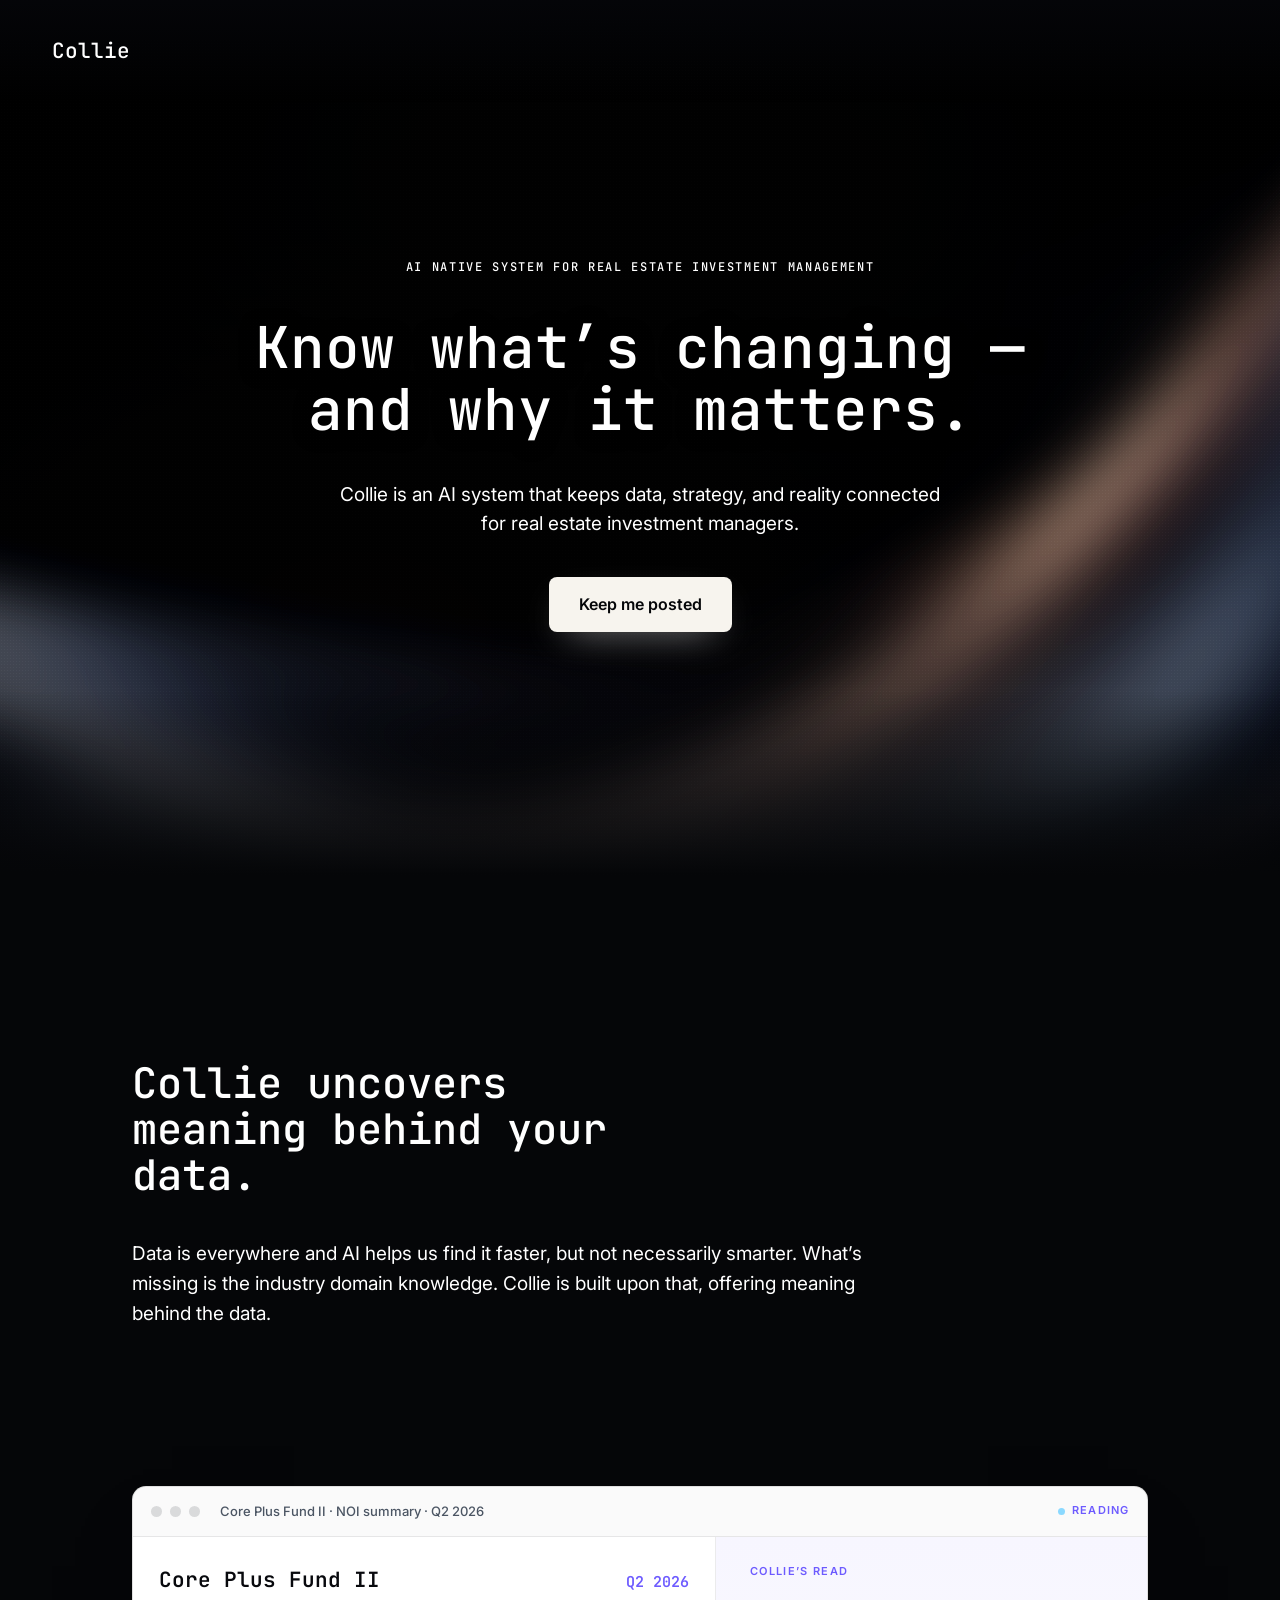
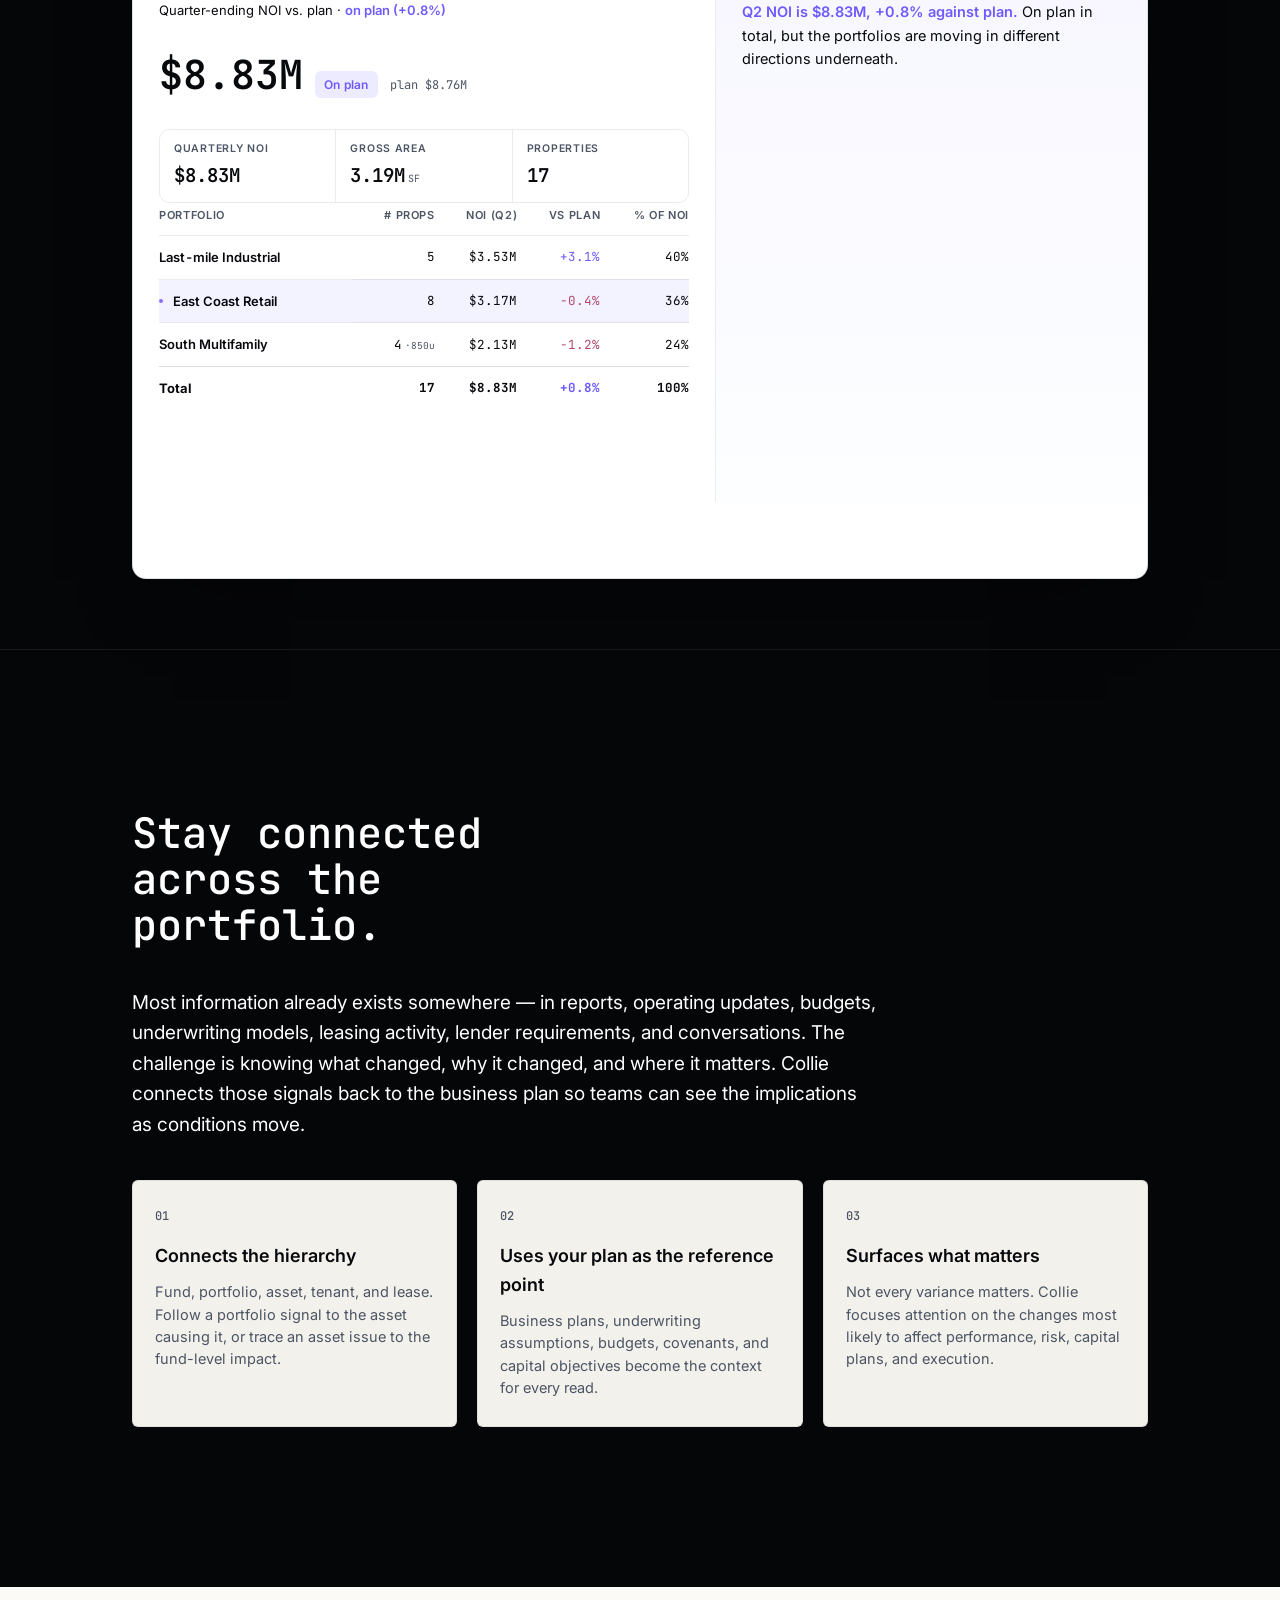
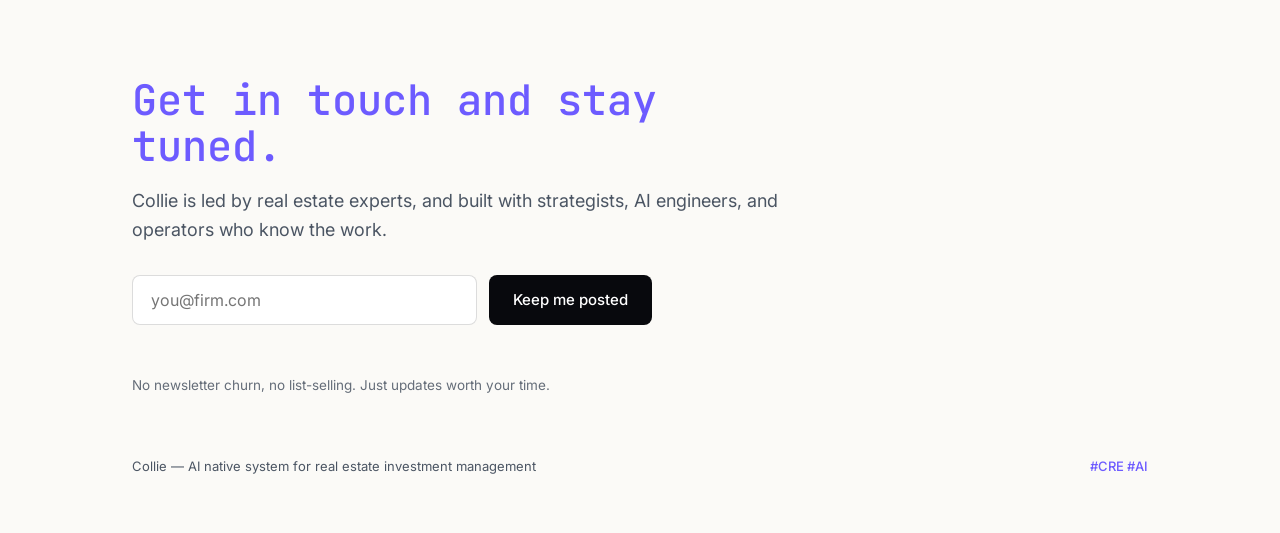
<file: index.html>
<!DOCTYPE html>
<html lang="en">
<head>
<meta charset="UTF-8" />
<meta name="viewport" content="width=device-width, initial-scale=1.0" />
<title>Collie — a standing read of where your portfolio actually stands</title>
<link rel="preconnect" href="https://fonts.googleapis.com">
<link rel="preconnect" href="https://fonts.gstatic.com" crossorigin>
<link href="https://fonts.googleapis.com/css2?family=Inter:wght@400;500;600;700&family=JetBrains+Mono:wght@400;500&display=swap" rel="stylesheet">
<style>
  :root{
    /* page (dark) */
    --bg:#050608; --bg-deep:#020304; --fg:#FFFFFF; --fg-soft:#FFFFFF;
    --green:#FFFFFF; --green-soft:#FFFFFF; --accent:#A7D8FF; --accent-2:#B7A6FF; --accent-3:#D8C7FF;
    /* cards */
    --ink:#08090D; --ink-soft:#4B5563; --paper:#FFFFFF; --card:#FFFFFF;
    --field:#6D5BFF; --field-bright:#8BD9FF; --amber:#8A6CFF;
    --red:#B04A6C; --line:rgba(8,9,13,.14); --line-soft:rgba(8,9,13,.08);
    --display:"JetBrains Mono",ui-monospace,monospace; --body:"Inter",system-ui,sans-serif; --mono:"JetBrains Mono",monospace;
  }
  *{box-sizing:border-box;margin:0;padding:0}
  html{scroll-behavior:smooth;scroll-snap-type:y proximity}
  body{
    background:var(--bg);color:var(--fg);font-family:var(--body);font-size:18px;line-height:1.6;
    -webkit-font-smoothing:antialiased;overflow-x:hidden;
    background-image:radial-gradient(900px 580px at 50% -220px, rgba(205,235,255,.08), transparent 62%),
                     linear-gradient(180deg, #050608 0%, #0A0D10 42%, #101318 100%);
    background-attachment:fixed;
  }
  .wrap{max-width:1080px;margin:0 auto;padding:0 32px}
  #readline{position:fixed;left:0;top:0;height:2px;width:0%;background:linear-gradient(90deg,var(--accent),var(--accent-3));z-index:60;transition:width .1s linear}

  header{position:fixed;top:0;left:0;right:0;z-index:50;display:flex;align-items:center;justify-content:flex-start;padding:34px 52px;background:linear-gradient(to bottom,rgba(5,6,10,.82),rgba(5,6,10,0))}
  .brand{font-family:var(--mono);font-weight:500;font-size:21px;letter-spacing:0;color:var(--fg);display:flex;align-items:center;gap:0}
  .brand .dot{display:none}
  /* HERO */
  .hero{position:relative;min-height:100vh;display:flex;align-items:center;justify-content:center;
    padding:110px 0 120px;overflow:hidden;text-align:center;
    background:#020304;scroll-snap-align:start}
  .hero::before{content:"";position:absolute;inset:0;z-index:0;pointer-events:none;
    background:
      radial-gradient(860px 560px at 50% 18%, rgba(255,255,255,.05), transparent 68%),
      radial-gradient(820px 580px at 28% 72%, rgba(255,208,162,.07), transparent 72%),
      linear-gradient(180deg, #020304 0%, #050608 58%, #090C10 100%)}
  .hero::after{content:"";position:absolute;left:0;right:0;bottom:0;height:210px;z-index:3;pointer-events:none;
    background:linear-gradient(to bottom, transparent, #050608 88%)}
  .hero-visual{position:absolute;inset:0;z-index:0;pointer-events:none}
  .hero-surface{position:absolute;inset:-10% -8%;background:url("[data-uri]") center/cover no-repeat;
    opacity:.9;filter:blur(28px) saturate(1.08) contrast(1.08) brightness(1.04);transform:scale(1.08);animation:surfaceDrift 18s ease-in-out infinite alternate}
  .hero-surface::after{content:"";position:absolute;inset:0;background:
      radial-gradient(ellipse at 50% 38%, rgba(2,3,4,.0) 0%, rgba(2,3,4,.08) 46%, rgba(2,3,4,.58) 84%),
      linear-gradient(180deg, rgba(2,3,4,.42) 0%, rgba(2,3,4,.02) 38%, rgba(2,3,4,.72) 100%)}
  .hero-grain{position:absolute;inset:0;opacity:.15;background-image:radial-gradient(rgba(255,255,255,.55) .55px, transparent .7px);background-size:3px 3px;mix-blend-mode:soft-light}
  .hero-inner{position:relative;z-index:2;max-width:960px}
  .eyebrow{font-family:var(--mono);font-size:12px;font-weight:500;letter-spacing:.14em;text-transform:uppercase;color:#fff;margin-bottom:40px;line-height:1.5;
    display:block;padding:0;border:0;border-radius:0;background:none;text-shadow:0 0 22px rgba(255,255,255,.16)}
  h1{font-family:var(--mono);font-weight:500;font-size:clamp(44px,4.5vw,58px);line-height:1.08;letter-spacing:0;max-width:22ch;margin:0 auto;color:#fff;
    text-shadow:0 2px 18px rgba(0,0,0,.72)}
  h1 .w{color:#fff}
  .hero .sub{margin:40px auto 0;max-width:50ch;font-size:19px;color:#fff;line-height:1.55}
  .hero-cta{display:inline-block;margin-top:38px;font-family:var(--body);font-size:16px;font-weight:600;
    color:#050608;background:#F7F4EE;padding:15px 30px;border-radius:8px;text-decoration:none;
    box-shadow:0 14px 38px -18px rgba(255,255,255,.7);transition:transform .15s,box-shadow .2s,background .2s}
  .hero-cta:hover{transform:translateY(-2px);background:#fff;box-shadow:0 18px 46px -18px rgba(255,208,162,.74)}
  @keyframes surfaceDrift{to{transform:scale(1.13) translateY(-1.5%)}}

  /* MOCKUP centerpiece — cards stay LIGHT */
  .stage{padding:96px 0 70px}
  .frame{position:relative;background:var(--card);border:1px solid rgba(0,0,0,.12);border-radius:14px;box-shadow:0 40px 80px -40px rgba(0,0,0,.55);overflow:hidden;scroll-snap-align:center;scroll-margin:24px}
  .frame-bar{display:flex;align-items:center;gap:8px;padding:14px 18px;border-bottom:1px solid var(--line-soft);background:rgba(20,24,31,.02)}
  .frame-bar .d{width:11px;height:11px;border-radius:50%;background:rgba(20,24,31,.14)}
  .frame-bar .t{margin-left:12px;font-size:13px;color:var(--ink-soft);font-weight:500}
  .frame-bar .live{margin-left:auto;font-size:11px;font-weight:600;letter-spacing:.1em;text-transform:uppercase;color:var(--field);display:flex;align-items:center;gap:7px}
  .frame-bar .live::before{content:"";width:7px;height:7px;border-radius:50%;background:var(--field-bright);box-shadow:0 0 0 0 rgba(109,91,255,.45);animation:pulse 2.4s infinite}
  @keyframes pulse{0%{box-shadow:0 0 0 0 rgba(109,91,255,.38)}70%{box-shadow:0 0 0 8px rgba(109,91,255,0)}100%{box-shadow:0 0 0 0 rgba(109,91,255,0)}}

  .frame-body{display:grid;grid-template-columns:1.15fr .85fr;gap:0;min-height:565px}
  .panel-left{padding:26px 26px 30px;border-right:1px solid var(--line-soft)}
  .fund-head{display:flex;align-items:baseline;justify-content:space-between;margin-bottom:4px}
  .fund-name{font-family:var(--display);font-size:21px;font-weight:600;color:var(--ink)}
  .fund-period{font-size:15px;font-weight:600;color:var(--field);font-family:var(--mono)}
  .fund-status{font-size:13px;color:var(--ink);margin-bottom:22px}
  .fund-status b{color:var(--field);font-weight:600}

  .kpi{display:flex;align-items:baseline;gap:12px;margin-bottom:22px}
  .kpi .big{font-family:var(--display);font-size:40px;font-weight:600;letter-spacing:0;color:var(--ink)}
  .kpi .tag{font-size:12px;font-weight:600;padding:4px 9px;border-radius:6px;background:rgba(109,91,255,.12);color:var(--field);letter-spacing:.02em}
  .kpi .note{font-size:12px;color:var(--ink-soft);font-family:var(--mono)}

  table.sleeves{width:100%;border-collapse:collapse;font-size:13px}
  table.sleeves th{text-align:left;font-weight:600;color:var(--ink-soft);font-size:11px;letter-spacing:.06em;text-transform:uppercase;padding:0 0 10px;border-bottom:1px solid var(--line-soft)}
  table.sleeves td{padding:11px 0;border-bottom:1px solid var(--line-soft);font-variant-numeric:tabular-nums;color:var(--ink)}
  table.sleeves tr:last-child td{border-bottom:none}
  td.num{text-align:right;font-family:var(--mono);font-size:12.5px;color:var(--ink)}
  .up{color:var(--field)!important} .down{color:var(--red)!important}
  tr.flag td{background:rgba(109,91,255,.08)}
  tr.flag .sleeve-name{position:relative;padding-left:14px}
  tr.flag .sleeve-name::before{content:"";position:absolute;left:0;top:50%;transform:translateY(-50%);width:4px;height:4px;border-radius:50%;background:var(--amber)}
  .sleeve-name{font-weight:600;color:var(--ink)}

  /* totals strip */
  .totals{display:flex;gap:0;margin:18px 0 4px;border:1px solid var(--line-soft);border-radius:10px;overflow:hidden}
  .tot{flex:1;padding:11px 14px;border-right:1px solid var(--line-soft)}
  .tot:last-child{border-right:none}
  .tot-l{display:block;font-size:10.5px;font-weight:600;letter-spacing:.07em;text-transform:uppercase;color:var(--ink-soft);margin-bottom:3px}
  .tot-v{font-family:var(--display);font-size:19px;font-weight:600;letter-spacing:0;color:var(--ink)}
  .tot-sub{font-family:var(--mono);font-size:10px;color:var(--ink-soft);font-weight:400;margin-left:3px}

  /* table total row + subnote */
  table.sleeves tfoot td{padding-top:11px;border-top:1.5px solid var(--line);font-weight:700;color:var(--ink)}
  table.sleeves tfoot .sleeve-name{font-weight:700}
  .subnote{font-family:var(--mono);font-size:9.5px;color:var(--ink-soft);margin-left:3px}

  /* refi assessment grid */
  .refi-grid{margin-top:20px;border:1px solid var(--line-soft);border-radius:10px;overflow:hidden}
  .refi-row{display:grid;grid-template-columns:1.5fr 1fr 1fr;align-items:center;padding:11px 14px;border-bottom:1px solid var(--line-soft);font-size:13px}
  .refi-row:last-child{border-bottom:none}
  .refi-hd{background:rgba(20,24,31,.03);font-size:10.5px;font-weight:600;letter-spacing:.06em;text-transform:uppercase;color:var(--ink-soft)}
  .refi-row .rnum{text-align:right;font-family:var(--mono);font-size:12.5px;font-variant-numeric:tabular-nums;color:var(--ink)}
  .refi-row span:first-child{color:var(--ink-soft)}
  .refi-tot{background:rgba(109,91,255,.08);font-weight:600}
  .refi-tot span:first-child{color:var(--ink)}
  .refi-row .rnum.up{color:var(--field)}
  .refi-row .rnum.down{color:var(--red)}

  /* right panel = the read */
  .panel-right{position:relative;padding:26px 26px 30px;background:linear-gradient(180deg,rgba(109,91,255,.055),rgba(139,217,255,.018))}
  .read-label{font-size:11px;font-weight:600;letter-spacing:.12em;text-transform:uppercase;color:var(--field);margin-bottom:20px;display:flex;align-items:center;gap:8px}
  .read-block{font-size:14.5px;line-height:1.62;color:var(--ink);margin-bottom:22px}
  .read-block:last-child{margin-bottom:0}
  .read-block .hl{background:rgba(109,91,255,.16);padding:1px 3px;border-radius:3px}
  .read-block .strike{color:var(--ink-soft);text-decoration:line-through;text-decoration-color:rgba(58,67,80,.4)}
  .read-block b{color:var(--field);font-weight:600}
  .read-foot{margin-top:18px;padding-top:16px;border-top:1px solid var(--line-soft);font-size:12px;color:var(--ink-soft);font-style:italic}

  .caption{margin-top:26px;font-size:20px;line-height:1.5;color:var(--fg-soft);text-align:center;max-width:64ch;margin-left:auto;margin-right:auto}
  .caption b{color:var(--fg);font-weight:600}

  .read-up{margin-top:4px;padding:12px 14px;background:rgba(109,91,255,.08);border-radius:9px}
  .read-up b{color:var(--field)}

  /* prominent watch-next callout */
  .watch-next{margin-top:22px;padding:16px 18px;border-radius:10px;
    background:rgba(109,91,255,.08);border:1px solid rgba(109,91,255,.28)}
  .wn-label{display:block;font-family:var(--mono);font-size:12px;font-weight:600;letter-spacing:.02em;
    color:var(--field);margin-bottom:10px}
  .watch-next p{font-size:14px;line-height:1.6;color:var(--ink);margin:0}

  /* structured read: per-line reveal */
  .fund-stage{opacity:0;transform:translateY(10px);transition:opacity .6s ease,transform .6s ease}
  .fund-stage.in{opacity:1;transform:none}
  .read-flow .rl{opacity:0;transform:translateY(9px);transition:opacity .55s ease,transform .55s ease}
  .read-flow .rl.in{opacity:1;transform:none}
  .read-section{margin:6px 0}
  .rs-label{display:block;font-size:10.5px;font-weight:700;letter-spacing:.1em;text-transform:uppercase;color:var(--ink-soft);margin-bottom:12px}
  .read-line{font-size:13.5px;line-height:1.55;color:var(--ink);margin-bottom:12px;padding-left:16px;position:relative}
  .read-line b{color:var(--ink);font-weight:600}
  .read-line i{position:absolute;left:0;top:7px;width:7px;height:7px;border-radius:2px;display:inline-block}
  .dot-ind{background:var(--field)}.dot-ret{background:var(--amber)}.dot-mf{background:var(--field-bright)}
  .state{transition:opacity .5s ease,transform .5s ease}
  .state.is-hidden{display:none;opacity:0;transform:translateY(8px)}
  .state.is-active{display:block;opacity:1;transform:none}
  .input-grid{display:grid;grid-template-columns:repeat(2,1fr);gap:10px;margin:18px 0}
  .input-item{padding:11px 12px;border:1px solid var(--line-soft);border-radius:8px;background:rgba(8,9,13,.025)}
  .input-item .il{display:block;font-size:10px;font-weight:700;letter-spacing:.07em;text-transform:uppercase;color:var(--ink-soft);margin-bottom:4px}
  .input-item .iv{font-family:var(--mono);font-size:13px;font-weight:600;color:var(--ink)}
  .action-box{margin-top:16px;padding:14px 16px;border:1px solid rgba(109,91,255,.22);border-radius:10px;background:rgba(109,91,255,.07)}
  .action-box .rs-label{color:var(--field);margin-bottom:9px}
  .action-box .read-line{margin-bottom:6px}

  /* refi "working" state — implies depth without revealing output */
  .working{padding:30px 6px}
  .working-spinner{width:26px;height:26px;border-radius:50%;border:2.5px solid rgba(109,91,255,.2);border-top-color:var(--field);animation:spin .9s linear infinite;margin-bottom:20px}
  @keyframes spin{to{transform:rotate(360deg)}}
  .working-title{display:block;font-family:var(--mono);font-size:15px;font-weight:500;color:var(--ink);margin-bottom:18px}
  .working-steps{list-style:none;margin:0;padding:0}
  .working-steps li{position:relative;padding-left:24px;font-size:13.5px;line-height:1.5;color:var(--ink-soft);margin-bottom:16px;opacity:0;animation:stepIn .5s ease forwards}
  .working-steps li::before{content:"";position:absolute;left:0;top:5px;width:11px;height:11px;border-radius:50%;border:2px solid var(--field);opacity:.5}
  .working-steps li:nth-child(1){animation-delay:.15s}
  .working-steps li:nth-child(2){animation-delay:.5s}
  .working-steps li:nth-child(3){animation-delay:.85s}
  .working-steps li:nth-child(4){animation-delay:1.2s}
  @keyframes stepIn{to{opacity:1}}

  /* follow-up prompt box — large, input-like, obvious */
  .promptbox{display:flex;align-items:center;gap:13px;padding:22px 26px;
    border-top:1px solid var(--line);background:linear-gradient(180deg,rgba(109,91,255,.06),rgba(139,217,255,.025));min-height:76px;
    opacity:0;transform:translateY(9px);transition:opacity .55s ease,transform .55s ease}
  .promptbox.in{opacity:1;transform:none}
  .prompt-ico{flex:none;width:30px;height:30px;border-radius:8px;background:var(--field);display:flex;align-items:center;justify-content:center}
  .prompt-ico .brand .dot{display:inline-block;width:11px;height:11px;border-radius:50%;background:#fff;position:relative}
  .prompt-ico .brand .dot::after{display:none}
  .prompt-text{font-size:18px;color:var(--ink);font-family:var(--body);font-weight:500}
  .prompt-caret{width:2px;height:21px;background:var(--field);display:inline-block;animation:blink 1s step-end infinite;margin-left:-5px}
  @keyframes blink{50%{opacity:0}}

  @media (prefers-reduced-motion:reduce){
    .read-flow .rl{opacity:1!important;transform:none!important}
    .prompt-caret{display:none!important}
  }

  /* --- fund card reveal: only the live indicator + staged content --- */
  .frame[data-reveal] .frame-bar .live{opacity:.45}
  .frame[data-reveal].analyzing .frame-bar .live{opacity:1}
  /* WHAT IT IS — short line section */
  section.block{padding:160px 0 90px;border-top:1px solid rgba(255,255,255,.08)}
  .sec-eyebrow{font-family:var(--body);font-size:13px;font-weight:700;letter-spacing:.1em;text-transform:uppercase;color:var(--fg);margin-bottom:22px}
  h2{font-family:var(--mono);font-weight:500;font-size:42px;line-height:1.1;letter-spacing:0;max-width:20ch;color:var(--green)}
  h2 em{font-style:normal;color:var(--green)}
  .block p.body{margin-top:24px;max-width:62ch;font-size:19px;color:var(--fg);line-height:1.6}
  .block p.body.intro-sub{margin-top:40px}

  /* three beats — light cards on dark */
  .beats{display:grid;grid-template-columns:repeat(3,1fr);gap:20px;margin-top:40px}
  .beat{padding:26px 22px;background:#F3F1EC;border:1px solid rgba(0,0,0,.08);border-radius:6px}
  .beat .bnum{font-family:var(--mono);font-size:12px;color:var(--ink-soft);font-weight:500;margin-bottom:16px}
  .beat h3{font-family:var(--body);font-weight:600;font-size:18px;margin-bottom:10px;letter-spacing:0;color:var(--ink)}
  .beat p{font-size:14.5px;color:var(--ink-soft);line-height:1.55}

  /* not-a-dashboard line */
  .stmt{padding:96px 0;border-top:1px solid rgba(255,255,255,.08)}
  .stmt p{font-family:var(--mono);font-weight:500;font-size:38px;line-height:1.18;letter-spacing:0;max-width:24ch;color:var(--green)}
  .stmt p em{font-style:normal;color:var(--green)}
  .stmt .who{margin-top:34px;font-size:16px;color:var(--fg);font-family:var(--body)}
  .stmt .who b{color:var(--fg);font-weight:600}

  /* SIGNUP — light footer band, per reference */
  .signup{padding:90px 0 40px;background:#FBFAF7;color:var(--ink)}
  .signup .sec-eyebrow{color:var(--ink-soft)}
  .signup h2{max-width:24ch;color:var(--field)}
  .signup p.body{margin-top:18px;max-width:60ch;font-size:18px;color:var(--ink-soft)}
  .form-row{margin-top:30px;display:flex;gap:12px;flex-wrap:wrap;max-width:520px}
  .form-row input{flex:1;min-width:230px;font-family:var(--body);font-size:16px;padding:14px 18px;border:1px solid var(--line);border-radius:8px;background:#fff;color:var(--ink)}
  .form-row input:focus{outline:2px solid var(--accent);outline-offset:1px;border-color:transparent}
  .btn{font-weight:500;font-size:15px;text-decoration:none;border-radius:8px;padding:14px 24px;display:inline-block;border:none;cursor:pointer;background:var(--ink);color:#fff;transition:opacity .2s,transform .15s;font-family:var(--body)}
  .btn:hover{opacity:.88;transform:translateY(-1px)}
  .form-note{margin-top:16px;font-size:13.5px;color:var(--ink-soft);opacity:.85}
  .msg{margin-top:16px;font-size:15px;color:var(--field);font-weight:500;min-height:1.2em}

  footer{background:#FBFAF7;padding:20px 0 56px;font-size:13px;color:var(--ink-soft)}
  footer .wrap{display:flex;justify-content:space-between;flex-wrap:wrap;gap:14px}
  .tags{font-weight:500;color:var(--field)}

  .reveal{opacity:0;transform:translateY(20px);transition:opacity .7s ease,transform .7s ease}
  .reveal.in{opacity:1;transform:none}

  @media (max-width:780px){
    body{font-size:17px}
    .wrap{padding:0 20px}
    header{padding:24px 24px}
    .hero{min-height:100vh;padding:104px 0 96px}
    .hero-surface{inset:-8% -22%;opacity:.86;filter:blur(28px) saturate(1.08) contrast(1.08) brightness(1.04)}
    .eyebrow{font-size:11px;letter-spacing:.12em;margin-bottom:24px}
    h1{font-size:42px;max-width:12ch}
    h2{font-size:32px}
    .stmt p{font-size:30px}
    .hero .sub{font-size:18px}
    .frame-body{grid-template-columns:1fr}
    .panel-left{border-right:none;border-bottom:1px solid var(--line-soft)}
    .beats{grid-template-columns:1fr}
  }
  @media (prefers-reduced-motion:reduce){
    *{transition:none!important;scroll-behavior:auto!important;animation:none!important}
    .reveal{opacity:1;transform:none}
    .hero-surface{animation:none!important}
  }
</style>
</head>
<body>
<div id="readline"></div>

<header>
  <div class="brand"><span class="dot"></span>Collie</div>
</header>

<main>
  <!-- HERO: editorial signal surface -->
  <section class="hero">
    <div class="hero-visual" aria-hidden="true">
      <div class="hero-surface"></div>
      <div class="hero-grain"></div>
    </div>
    <div class="wrap hero-inner">
      <div class="eyebrow">AI native system for real estate investment management</div>
      <h1>Know what&rsquo;s changing &mdash;<br>and <span class="w">why it matters.</span></h1>
      <p class="sub">Collie is an AI system that keeps data, strategy, and reality connected for real estate investment managers.</p>
      <a href="#signup" class="hero-cta">Keep me posted</a>
    </div>
  </section>

  <!-- INTRO before cards -->
  <section class="block" style="border-top:none;padding-bottom:60px">
    <div class="wrap reveal">
      <h2>Collie uncovers meaning behind your data.</h2>
      <p class="body intro-sub">Data is everywhere and AI helps us find it faster, but not necessarily smarter. What&rsquo;s missing is the industry domain knowledge. Collie is built upon that, offering meaning behind the data.</p>
    </div>
  </section>

  <!-- CENTERPIECE: one continuous Collie workspace -->
  <section class="stage">
    <div class="wrap reveal">
      <div class="frame" data-reveal id="fundFrame">
        <div class="frame-bar">
          <span class="d"></span><span class="d"></span><span class="d"></span>
          <span class="t" id="frameTitle">Core Plus Fund II · NOI summary · Q2 2026</span>
          <span class="live" id="frameLive">Reading</span>
        </div>
        <div class="frame-body">
          <div class="panel-left fund-stage" id="fundLeft">
            <div class="portfolio-state state is-active">
              <div class="fund-head">
                <span class="fund-name">Core Plus Fund II</span>
                <span class="fund-period">Q2 2026</span>
              </div>
              <div class="fund-status">Quarter-ending NOI vs. plan · <b>on plan (+0.8%)</b></div>
              <div class="kpi">
                <span class="big">$8.83M</span>
                <span class="tag">On plan</span>
                <span class="note">plan $8.76M</span>
              </div>
              <div class="totals">
                <div class="tot"><span class="tot-l">Quarterly NOI</span><span class="tot-v">$8.83M</span></div>
                <div class="tot"><span class="tot-l">Gross area</span><span class="tot-v">3.19M<span class="tot-sub">SF</span></span></div>
                <div class="tot"><span class="tot-l">Properties</span><span class="tot-v">17</span></div>
              </div>
              <table class="sleeves">
                <thead><tr><th>Portfolio</th><th style="text-align:right"># Props</th><th style="text-align:right">NOI (Q2)</th><th style="text-align:right">vs plan</th><th style="text-align:right">% of NOI</th></tr></thead>
                <tbody>
                  <tr><td class="sleeve-name">Last-mile Industrial</td><td class="num">5</td><td class="num">$3.53M</td><td class="num up">+3.1%</td><td class="num">40%</td></tr>
                  <tr class="flag"><td class="sleeve-name">East Coast Retail</td><td class="num">8</td><td class="num">$3.17M</td><td class="num down">&minus;0.4%</td><td class="num">36%</td></tr>
                  <tr><td class="sleeve-name">South Multifamily</td><td class="num">4<span class="subnote">·850u</span></td><td class="num">$2.13M</td><td class="num down">&minus;1.2%</td><td class="num">24%</td></tr>
                </tbody>
                <tfoot>
                  <tr><td class="sleeve-name">Total</td><td class="num">17</td><td class="num">$8.83M</td><td class="num up">+0.8%</td><td class="num">100%</td></tr>
                </tfoot>
              </table>
            </div>

            <div class="refi-state state is-hidden">
              <div class="working">
                <div class="working-spinner" aria-hidden="true"></div>
                <span class="working-title">Pulling it together&hellip;</span>
                <ul class="working-steps">
                  <li>Reading the rent roll and lease schedule</li>
                  <li>Mapping anchor expiries against the 2027 maturity</li>
                  <li>Running revenue projections against WALT exposure</li>
                  <li>Sizing refinance capacity under rollover</li>
                </ul>
              </div>
            </div>
          </div>

          <div class="panel-right">
            <div class="read-label"><span class="brand"><span class="dot"></span></span>Collie&rsquo;s read</div>
            <div class="read-flow" id="readFlow">
              <div class="initial-read-state state is-active">
                <p class="read-block rl" data-rl="0"><b>Q2 NOI is $8.83M, +0.8% against plan.</b> On plan in total, but the portfolios are moving in different directions underneath.</p>
                <div class="read-section rl" data-rl="1">
                  <span class="rs-label">By portfolio</span>
                  <p class="read-line"><i class="dot-ind"></i>Industrial ahead &mdash; two renewals above underwriting.</p>
                  <p class="read-line"><i class="dot-mf"></i>Multifamily behind &mdash; concessions to hold occupancy.</p>
                  <p class="read-line"><i class="dot-ret"></i>Retail roughly flat on NOI &mdash; but it carries the issue worth watching.</p>
                </div>
                <div class="watch-next rl" data-rl="2">
                  <span class="wn-label">Watch next &middot; East Coast Retail refinance</span>
                  <p>Two centers have anchor leases expiring within 14 months. Income is in place now, but WALT compresses if those anchors roll &mdash; worth assessing before the 2027 refinance.</p>
                </div>
              </div>

              <div class="refi-read-state state is-hidden">
                <p class="read-block">Working the refinance question now &mdash; reading revenue projections against the WALT exposure and sizing capacity under an anchor rollover.</p>
                <p class="read-block read-up">A full read-out lands in the workspace: cushion, sensitivity, and the highest-impact action before the refinance.</p>
              </div>
            </div>
          </div>
        </div>
        <div class="promptbox rl" data-rl="4">
          <span class="prompt-ico"><span class="brand"><span class="dot"></span></span></span>
          <span class="prompt-text" id="promptText"></span>
          <span class="prompt-caret" id="promptCaret"></span>
        </div>
      </div>
    </div>
  </section>

  <!-- STAY CONNECTED + three cards -->
  <section class="block" style="padding-bottom:160px">
    <div class="wrap reveal">
      <h2>Stay connected across the portfolio.</h2>
      <p class="body intro-sub">Most information already exists somewhere &mdash; in reports, operating updates, budgets, underwriting models, leasing activity, lender requirements, and conversations. The challenge is knowing what changed, why it changed, and where it matters. Collie connects those signals back to the business plan so teams can see the implications as conditions move.</p>
      <div class="beats">
        <div class="beat">
          <div class="bnum">01</div>
          <h3>Connects the hierarchy</h3>
          <p>Fund, portfolio, asset, tenant, and lease. Follow a portfolio signal to the asset causing it, or trace an asset issue to the fund-level impact.</p>
        </div>
        <div class="beat">
          <div class="bnum">02</div>
          <h3>Uses your plan as the reference point</h3>
          <p>Business plans, underwriting assumptions, budgets, covenants, and capital objectives become the context for every read.</p>
        </div>
        <div class="beat">
          <div class="bnum">03</div>
          <h3>Surfaces what matters</h3>
          <p>Not every variance matters. Collie focuses attention on the changes most likely to affect performance, risk, capital plans, and execution.</p>
        </div>
      </div>
    </div>
  </section>

  <!-- SIGNUP -->
  <section class="signup" id="signup">
    <div class="wrap reveal">
      <h2>Get in touch and stay tuned.</h2>
      <p class="body">Collie is led by real estate experts, and built with strategists, AI engineers, and operators who know the work.</p>
      <div class="form-row">
        <input type="email" id="email" placeholder="you@firm.com" aria-label="Your email" />
        <button class="btn" id="submitBtn">Keep me posted</button>
      </div>
      <div class="msg" id="msg" role="status"></div>
      <p class="form-note">No newsletter churn, no list-selling. Just updates worth your time.</p>
    </div>
  </section>
</main>

<footer>
  <div class="wrap">
    <div>Collie &mdash; AI native system for real estate investment management</div>
    <div class="tags">#CRE #AI</div>
  </div>
</footer>

<script>
  const readline=document.getElementById('readline');
  function onScroll(){const h=document.documentElement;const max=h.scrollHeight-h.clientHeight;readline.style.width=(max>0?(h.scrollTop/max)*100:0)+'%';}
  document.addEventListener('scroll',onScroll,{passive:true});onScroll();
  const io=new IntersectionObserver((es)=>{es.forEach(e=>{if(e.isIntersecting){e.target.classList.add('in');io.unobserve(e.target);}});},{threshold:.15});
  document.querySelectorAll('.reveal').forEach(el=>io.observe(el));

  // fund card reveal: left panel first, then Collie's read writes in line by line, then a follow-up prompt types
  const fund=document.getElementById('fundFrame');
  const reduce=window.matchMedia('(prefers-reduced-motion:reduce)').matches;
  const fundLeft=document.getElementById('fundLeft');
  const readLines=Array.from(document.querySelectorAll('#readFlow .rl'));
  const promptBox=document.querySelector('.promptbox');
  const promptText=document.getElementById('promptText');
  const promptCaret=document.getElementById('promptCaret');
  const frameTitle=document.getElementById('frameTitle');
  const frameLive=document.getElementById('frameLive');
  const portfolioState=document.querySelector('.portfolio-state');
  const refiState=document.querySelector('.refi-state');
  const initialReadState=document.querySelector('.initial-read-state');
  const refiReadState=document.querySelector('.refi-read-state');
  const PROMPT_Q="Can you pull together what we\u2019d need to assess the refi?";

  function switchToRefi(){
    if(frameTitle)frameTitle.textContent='East Coast Retail \u00b7 refinance assessment';
    if(frameLive)frameLive.textContent='Working';
    if(portfolioState){portfolioState.classList.remove('is-active');portfolioState.classList.add('is-hidden');}
    if(initialReadState){initialReadState.classList.remove('is-active');initialReadState.classList.add('is-hidden');}
    if(refiState){refiState.classList.remove('is-hidden');refiState.classList.add('is-active');}
    if(refiReadState){refiReadState.classList.remove('is-hidden');refiReadState.classList.add('is-active');}
  }

  function typePrompt(){
    if(!promptText)return;
    let i=0;
    const tick=()=>{
      promptText.textContent=PROMPT_Q.slice(0,i);
      i++;
      if(i<=PROMPT_Q.length)setTimeout(tick,32);
      else {
        if(promptCaret)promptCaret.style.animationPlayState='running';
        setTimeout(switchToRefi,420);
      }
    };
    tick();
  }

  if(fund && !reduce){
    let played=false;
    const lineEls=readLines.filter(el=>el.getAttribute('data-rl')!=='4');
    // fallback: jump straight to final state (no animation) if triggered late
    const showAll=()=>{
      fundLeft.classList.add('in');fund.classList.add('analyzing');
      lineEls.forEach(el=>el.classList.add('in'));
      if(promptBox)promptBox.classList.add('in');
      if(promptText)promptText.textContent=PROMPT_Q;
      if(promptCaret)promptCaret.style.animationPlayState='running';
      switchToRefi();
    };
    const seq=()=>{
      if(played)return;played=true;
      fundLeft.classList.add('in');
      fund.classList.add('analyzing');
      lineEls.forEach((el,idx)=>setTimeout(()=>el.classList.add('in'),700+idx*850));
      const afterRead=700+lineEls.length*850;
      setTimeout(()=>{if(promptBox)promptBox.classList.add('in');},afterRead+500);
      setTimeout(typePrompt,afterRead+900);
    };
    // fire only when the card reaches the center band of the viewport
    const fo=new IntersectionObserver((es)=>{es.forEach(e=>{if(e.isIntersecting){seq();fo.unobserve(e.target);}});},{rootMargin:"-38% 0px -38% 0px",threshold:0});
    fo.observe(fund);
    // safety: only snap to final if the card has fully scrolled OFF the top (user blew past it)
    window.addEventListener('scroll',()=>{
      const r=fund.getBoundingClientRect();
      if(r.bottom < 0){ if(!played){played=true;showAll();} }
    },{passive:true});
  } else {
    // reduced motion: show everything, set prompt text statically
    if(fundLeft)fundLeft.classList.add('in');
    readLines.forEach(el=>el.classList.add('in'));
    if(promptText)promptText.textContent=PROMPT_Q;
    switchToRefi();
  }
  // ── Signup: posts to your Google Apps Script web app ──
  // Paste your deployed Apps Script /exec URL between the quotes below.
  // It must look like: https://script.google.com/macros/s/AKfy...../exec
  // (NOT the Google Sheet URL.)
  const SIGNUP_ENDPOINT = "https://script.google.com/macros/s/AKfycbxs3MMtH2QY9_VZkxlpRt8EcM8vsov4TFJTN7Kgp3vkqgQzVXGeU8ZTPk6cy32XlitC/exec";

  const btn=document.getElementById('submitBtn'),email=document.getElementById('email'),msg=document.getElementById('msg');
  btn.addEventListener('click',async()=>{
    const v=(email.value||'').trim();
    const ok=/^[^@\s]+@[^@\s]+\.[^@\s]+$/.test(v);
    if(!ok){msg.style.color='#A8503F';msg.textContent='Enter a valid email and we\u2019ll keep you posted.';return;}

    // If endpoint isn't set yet, acknowledge locally so the page still works
    if(!SIGNUP_ENDPOINT || SIGNUP_ENDPOINT.indexOf('PASTE_')===0){
      msg.style.color='var(--field)';msg.textContent='Thanks \u2014 you\u2019re on the list.';email.value='';return;
    }

    btn.disabled=true;const orig=btn.textContent;btn.textContent='Sending\u2026';
    msg.style.color='var(--fg-soft)';msg.textContent='';
    try{
      await fetch(SIGNUP_ENDPOINT,{
        method:'POST',
        mode:'no-cors',
        headers:{'Content-Type':'application/x-www-form-urlencoded'},
        body:'email='+encodeURIComponent(v)
      });
      msg.style.color='var(--field)';msg.textContent='Thanks \u2014 you\u2019re on the list.';email.value='';
    }catch(err){
      msg.style.color='#A8503F';msg.textContent='Something went wrong \u2014 please try again.';
    }finally{
      btn.disabled=false;btn.textContent=orig;
    }
  });
</script>
</body>
</html>
</file>
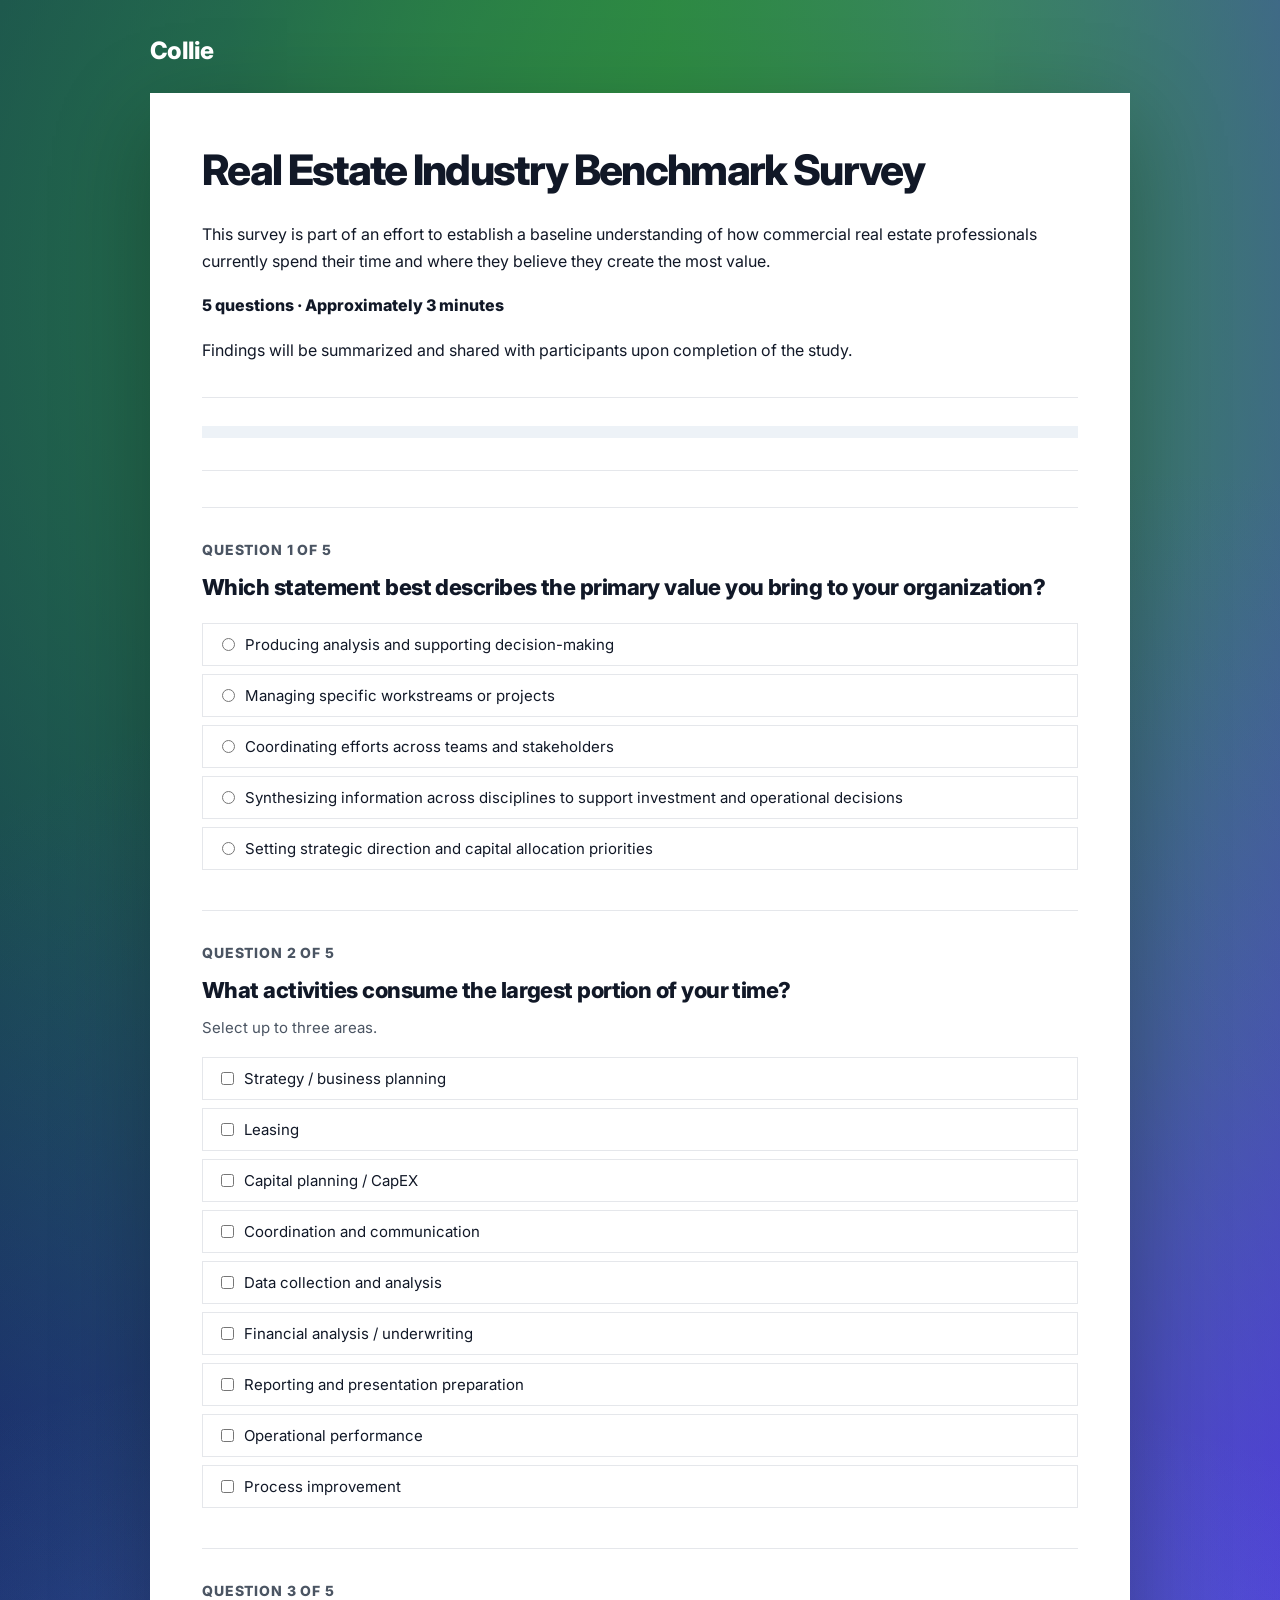
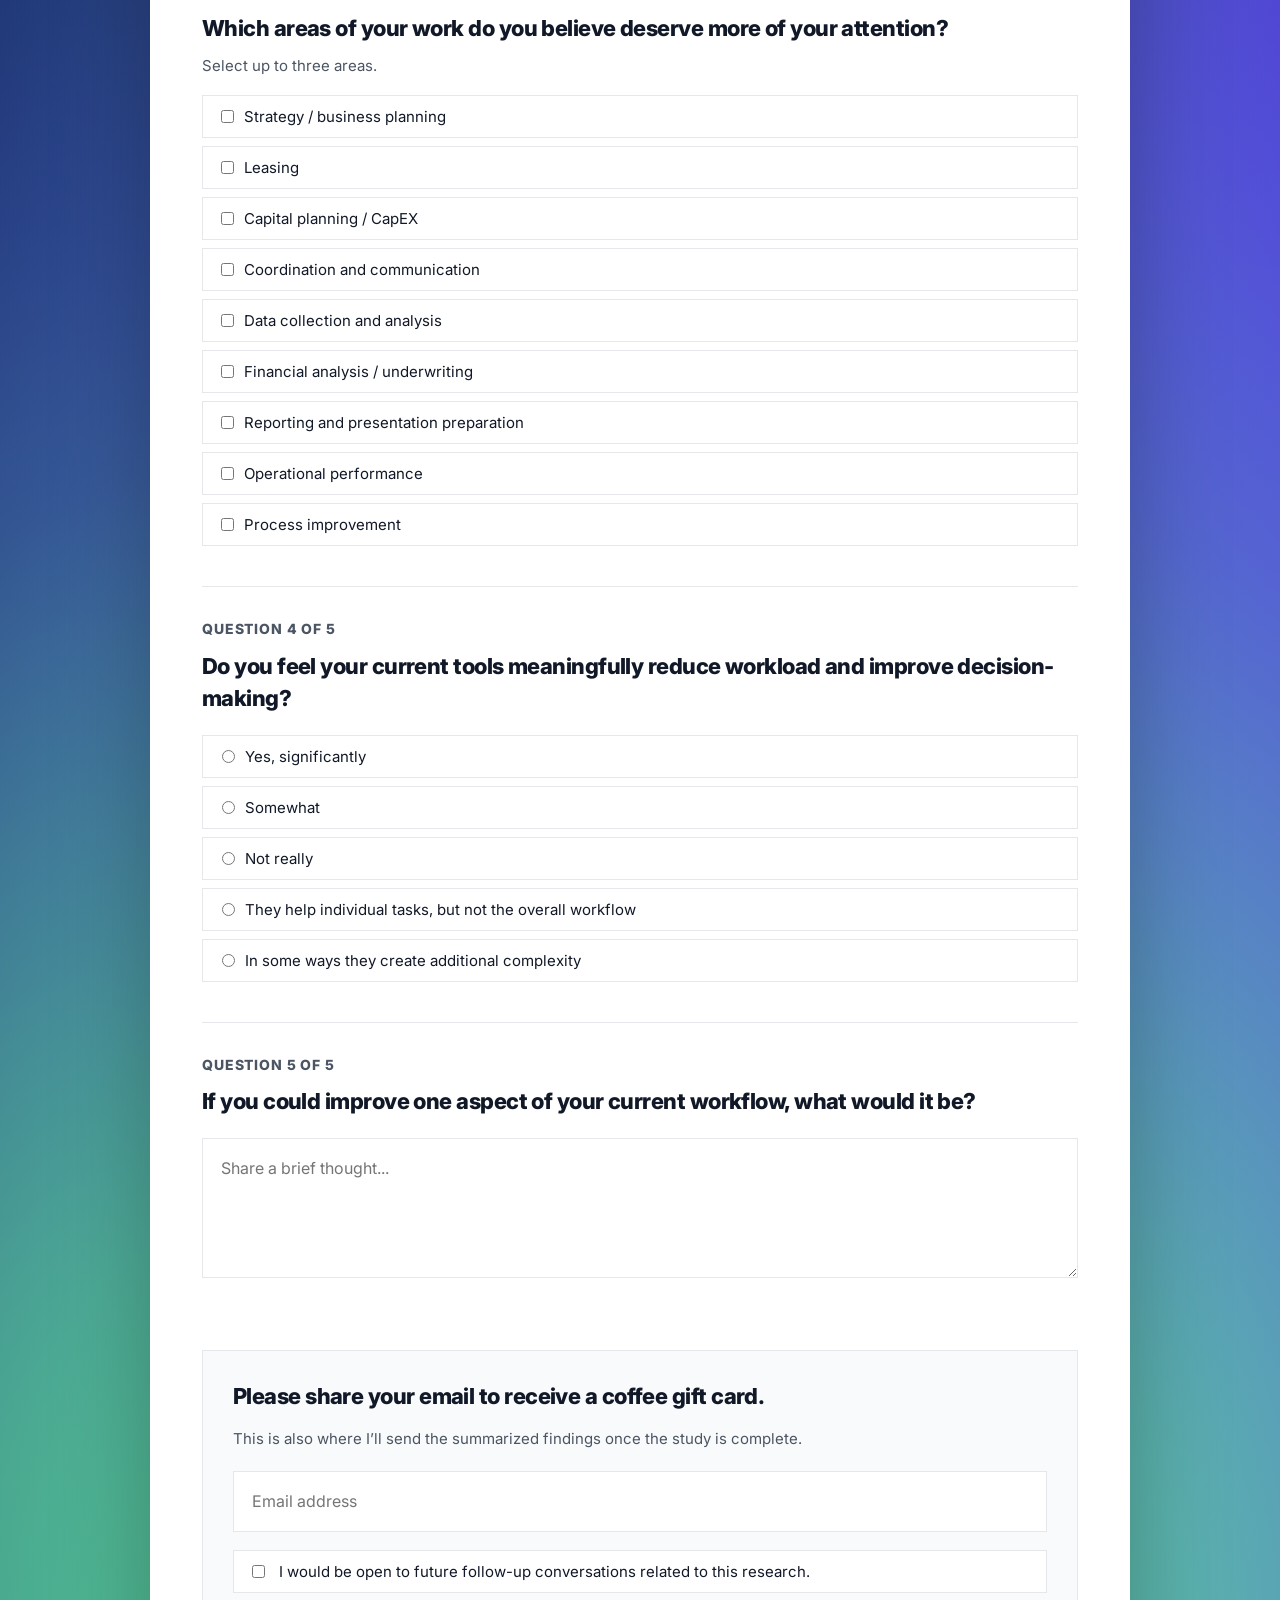
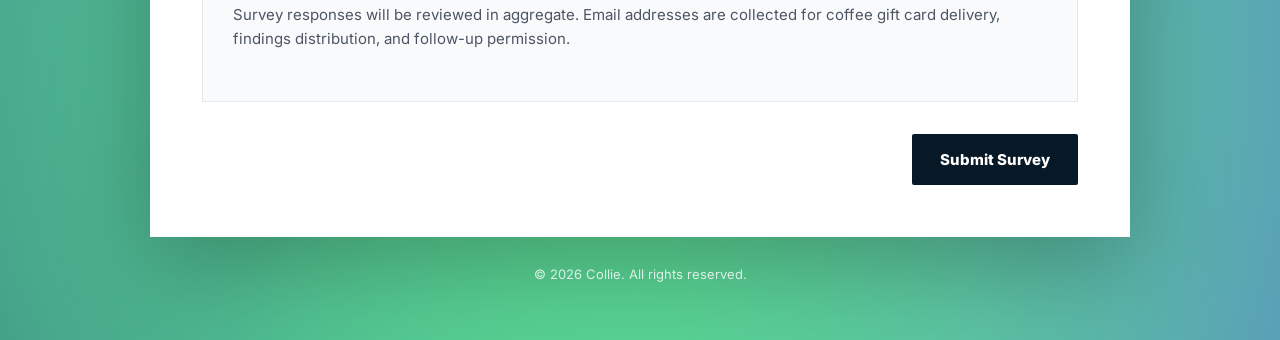
<file: survey/index.html>
<!DOCTYPE html>
<html lang="en">
<head>
  <meta charset="UTF-8" />
  <meta name="viewport" content="width=device-width, initial-scale=1.0" />
  <title>Real Estate Industry Benchmark Survey | Collie</title>

  <link rel="preconnect" href="https://fonts.googleapis.com">
  <link rel="preconnect" href="https://fonts.gstatic.com" crossorigin>
  <link href="https://fonts.googleapis.com/css2?family=Inter:wght@500;600;700;800&display=swap" rel="stylesheet">

  <style>
    :root {
      --navy: #071827;
      --text: #111827;
      --muted: #4b5563;
      --line: #e5e7eb;
      --card: #ffffff;
    }

    * { box-sizing: border-box; }

    body {
      margin: 0;
      font-family: "Inter", system-ui, sans-serif;
      color: var(--text);
      overflow-x: hidden;
      min-height: 100vh;
      background:
        radial-gradient(circle at 45% 92%, rgba(95, 236, 148, 0.95) 0%, rgba(95, 236, 148, 0.68) 18%, rgba(95, 236, 148, 0.25) 38%, rgba(95, 236, 148, 0) 58%),
        radial-gradient(circle at 88% 70%, rgba(81, 55, 232, 0.98) 0%, rgba(81, 55, 232, 0.7) 26%, rgba(81, 55, 232, 0.2) 52%, rgba(81, 55, 232, 0) 74%),
        radial-gradient(circle at 50% 8%, rgba(47, 145, 63, 0.9) 0%, rgba(47, 145, 63, 0.56) 22%, rgba(47, 145, 63, 0.12) 50%, rgba(47, 145, 63, 0) 72%),
        linear-gradient(90deg, #070d60 0%, #0a1769 18%, #267050 52%, #5066ac 75%, #5535e6 100%);
    }

    .page {
      width: 100%;
      min-height: 100vh;
      padding: 36px 20px 56px;
    }

    .logo-wrap {
      max-width: 980px;
      margin: 0 auto 28px;
    }

    .brand-text {
      color: white;
      font-size: 24px;
      font-weight: 800;
      letter-spacing: -0.03em;
    }

    .card {
      max-width: 980px;
      margin: 0 auto;
      background: var(--card);
      padding: 52px;
      box-shadow: 0 28px 90px rgba(0, 0, 0, 0.28);
    }

    h1 {
      margin: 0 0 26px;
      font-size: clamp(30px, 3.4vw, 42px);
      line-height: 1.2;
      font-weight: 800;
      letter-spacing: -0.04em;
      color: var(--text);
    }

    .intro {
      margin-bottom: 34px;
      color: var(--text);
      font-size: 16px;
      line-height: 1.65;
    }

    .intro p {
      margin: 0 0 18px;
    }

    .intro p:last-child {
      margin-bottom: 0;
    }

    .meta {
      font-weight: 800;
      color: var(--text);
    }

    .progress-sticky {
      position: sticky;
      top: 0;
      z-index: 20;
      background: white;
      padding: 28px 0 32px;
      border-top: 1px solid var(--line);
      border-bottom: 1px solid var(--line);
      margin: 0 0 36px;
    }

    .progress-bar {
      width: 100%;
      height: 12px;
      background: #edf2f7;
      overflow: hidden;
      margin: 0;
    }

    .progress-fill {
      height: 100%;
      width: 0%;
      background: var(--navy);
      transition: width 0.25s ease;
    }

    .question {
      padding: 32px 0;
      border-top: 1px solid var(--line);
    }

    .question:first-of-type {
      border-top: 0;
      padding-top: 0;
    }

    .question-label {
      font-size: 14px;
      font-weight: 800;
      color: var(--muted);
      text-transform: uppercase;
      letter-spacing: 0.06em;
      margin-bottom: 12px;
      line-height: 1.4;
    }

    h2 {
      margin: 0 0 20px;
      font-size: 22px;
      line-height: 1.45;
      font-weight: 800;
      color: var(--text);
      letter-spacing: -0.025em;
    }

    .hint {
      margin: -10px 0 18px;
      font-size: 15px;
      line-height: 1.5;
      color: var(--muted);
    }

    .option {
      display: block;
      border: 1px solid var(--line);
      padding: 10px 14px;
      margin-bottom: 8px;
      cursor: pointer;
      font-size: 15px;
      line-height: 1.4;
      color: var(--text);
      background: white;
    }

    .option:hover {
      border-color: #9ca3af;
      background: #f9fafb;
    }

    input[type="radio"],
    input[type="checkbox"] {
      margin-right: 10px;
      transform: translateY(1px);
    }

    textarea,
    input[type="email"] {
      width: 100%;
      border: 1px solid var(--line);
      padding: 16px 18px;
      font: inherit;
      font-size: 16px;
      line-height: 1.65;
      color: var(--text);
      outline: none;
    }

    textarea {
      min-height: 140px;
      resize: vertical;
    }

    .contact-section {
      margin-top: 36px;
      padding: 30px;
      background: #f9fafb;
      border: 1px solid var(--line);
    }

    .contact-section h2 {
      margin-bottom: 14px;
    }

    .small-note {
      font-size: 15px;
      line-height: 1.6;
      color: var(--muted);
      margin: 10px 0 20px;
    }

    .submit-row {
      margin-top: 32px;
      display: flex;
      justify-content: flex-end;
    }

    button {
      border: 0;
      border-radius: 2px;
      padding: 16px 28px;
      background: var(--navy);
      color: white;
      font-family: Inter, sans-serif;
      font-weight: 800;
      cursor: pointer;
      font-size: 15px;
    }

    button:hover {
      background: #0d2538;
    }

    .thankyou {
      display: none;
      text-align: center;
      padding: 56px 20px;
    }

    .thankyou h2 {
      font-size: 32px;
      margin-bottom: 18px;
    }

    .footer {
      max-width: 980px;
      margin: 28px auto 0;
      text-align: center;
      color: rgba(255, 255, 255, 0.8);
      font-size: 13px;
      line-height: 1.5;
    }

    @media (max-width: 640px) {
      .page {
        padding: 24px 14px 40px;
      }

      .logo-wrap {
        margin-bottom: 20px;
      }

      .card {
        padding: 30px 20px;
      }

      h1 {
        font-size: clamp(28px, 8vw, 34px);
        margin-bottom: 22px;
      }

      .intro {
        font-size: 15px;
        line-height: 1.6;
        margin-bottom: 28px;
      }

      .progress-sticky {
        padding: 20px 0 22px;
        margin-bottom: 28px;
      }

      .question {
        padding: 28px 0;
      }

      h2 {
        font-size: 20px;
        line-height: 1.4;
      }

      .option {
        font-size: 15px;
        line-height: 1.35;
        padding: 10px 12px;
        margin-bottom: 8px;
      }

      .contact-section {
        padding: 22px;
      }

      .submit-row {
        display: block;
      }

      button {
        width: 100%;
      }

      .footer {
        margin-top: 24px;
        font-size: 12px;
      }
    }
  </style>
</head>

<body>
  <main class="page">
    <div class="logo-wrap">
      <div class="brand-text">Collie</div>
    </div>

    <section class="card">
      <form id="surveyForm">
        <h1>Real Estate Industry Benchmark Survey</h1>

        <div class="intro">
          <p>
            This survey is part of an effort to establish a baseline understanding of how commercial real estate professionals currently spend their time and where they believe they create the most value.
          </p>
          <p class="meta">5 questions · Approximately 3 minutes</p>
          <p>
            Findings will be summarized and shared with participants upon completion of the study.
          </p>
        </div>

        <div class="progress-sticky">
          <div class="progress-bar">
            <div class="progress-fill" id="progressFill"></div>
          </div>
        </div>

        <div class="question">
          <div class="question-label">Question 1 of 5</div>
          <h2>Which statement best describes the primary value you bring to your organization?</h2>

          <label class="option"><input type="radio" name="primary_value" value="Producing analysis and supporting decision-making" required>Producing analysis and supporting decision-making</label>
          <label class="option"><input type="radio" name="primary_value" value="Managing specific workstreams or projects">Managing specific workstreams or projects</label>
          <label class="option"><input type="radio" name="primary_value" value="Coordinating efforts across teams and stakeholders">Coordinating efforts across teams and stakeholders</label>
          <label class="option"><input type="radio" name="primary_value" value="Synthesizing information across disciplines to support investment and operational decisions">Synthesizing information across disciplines to support investment and operational decisions</label>
          <label class="option"><input type="radio" name="primary_value" value="Setting strategic direction and capital allocation priorities">Setting strategic direction and capital allocation priorities</label>
        </div>

        <div class="question">
          <div class="question-label">Question 2 of 5</div>
          <h2>What activities consume the largest portion of your time?</h2>
          <div class="hint">Select up to three areas.</div>

          <label class="option"><input type="checkbox" name="time_consuming_activities[]" value="Strategy / business planning">Strategy / business planning</label>
          <label class="option"><input type="checkbox" name="time_consuming_activities[]" value="Leasing">Leasing</label>
          <label class="option"><input type="checkbox" name="time_consuming_activities[]" value="Capital planning / CapEX">Capital planning / CapEX</label>
          <label class="option"><input type="checkbox" name="time_consuming_activities[]" value="Coordination and communication">Coordination and communication</label>
          <label class="option"><input type="checkbox" name="time_consuming_activities[]" value="Data collection and analysis">Data collection and analysis</label>
          <label class="option"><input type="checkbox" name="time_consuming_activities[]" value="Financial analysis / underwriting">Financial analysis / underwriting</label>
          <label class="option"><input type="checkbox" name="time_consuming_activities[]" value="Reporting and presentation preparation">Reporting and presentation preparation</label>
          <label class="option"><input type="checkbox" name="time_consuming_activities[]" value="Operational performance">Operational performance</label>
          <label class="option"><input type="checkbox" name="time_consuming_activities[]" value="Process improvement">Process improvement</label>
        </div>

        <div class="question">
          <div class="question-label">Question 3 of 5</div>
          <h2>Which areas of your work do you believe deserve more of your attention?</h2>
          <div class="hint">Select up to three areas.</div>

          <label class="option"><input type="checkbox" name="deserves_more_attention[]" value="Strategy / business planning">Strategy / business planning</label>
          <label class="option"><input type="checkbox" name="deserves_more_attention[]" value="Leasing">Leasing</label>
          <label class="option"><input type="checkbox" name="deserves_more_attention[]" value="Capital planning / CapEX">Capital planning / CapEX</label>
          <label class="option"><input type="checkbox" name="deserves_more_attention[]" value="Coordination and communication">Coordination and communication</label>
          <label class="option"><input type="checkbox" name="deserves_more_attention[]" value="Data collection and analysis">Data collection and analysis</label>
          <label class="option"><input type="checkbox" name="deserves_more_attention[]" value="Financial analysis / underwriting">Financial analysis / underwriting</label>
          <label class="option"><input type="checkbox" name="deserves_more_attention[]" value="Reporting and presentation preparation">Reporting and presentation preparation</label>
          <label class="option"><input type="checkbox" name="deserves_more_attention[]" value="Operational performance">Operational performance</label>
          <label class="option"><input type="checkbox" name="deserves_more_attention[]" value="Process improvement">Process improvement</label>
        </div>

        <div class="question">
          <div class="question-label">Question 4 of 5</div>
          <h2>Do you feel your current tools meaningfully reduce workload and improve decision-making?</h2>

          <label class="option"><input type="radio" name="tool_effectiveness" value="Yes, significantly" required>Yes, significantly</label>
          <label class="option"><input type="radio" name="tool_effectiveness" value="Somewhat">Somewhat</label>
          <label class="option"><input type="radio" name="tool_effectiveness" value="Not really">Not really</label>
          <label class="option"><input type="radio" name="tool_effectiveness" value="They help individual tasks, but not the overall workflow">They help individual tasks, but not the overall workflow</label>
          <label class="option"><input type="radio" name="tool_effectiveness" value="In some ways they create additional complexity">In some ways they create additional complexity</label>
        </div>

        <div class="question">
          <div class="question-label">Question 5 of 5</div>
          <h2>If you could improve one aspect of your current workflow, what would it be?</h2>
          <textarea name="workflow_improvement" placeholder="Share a brief thought..." required></textarea>
        </div>

        <div class="contact-section">
          <h2>Please share your email to receive a coffee gift card.</h2>
          <p class="small-note">
            This is also where I’ll send the summarized findings once the study is complete.
          </p>

          <input type="email" name="email" placeholder="Email address" required />

          <label class="option" style="margin-top: 18px;">
            <input type="checkbox" name="open_to_follow_up" value="Yes">
            I would be open to future follow-up conversations related to this research.
          </label>

          <p class="small-note">
            Survey responses will be reviewed in aggregate. Email addresses are collected for coffee gift card delivery, findings distribution, and follow-up permission.
          </p>
        </div>

        <div class="submit-row">
          <button type="submit">Submit Survey</button>
        </div>
      </form>

      <div class="thankyou" id="thankyou">
        <h2>Thank you.</h2>
        <p class="small-note">
          Your response has been submitted. I appreciate your time and perspective.
        </p>
      </div>
    </section>

    <footer class="footer">
      © 2026 Collie. All rights reserved.
    </footer>
  </main>

  <script>
    const form = document.getElementById("surveyForm");
    const thankyou = document.getElementById("thankyou");
    const progressFill = document.getElementById("progressFill");

    const limitedCheckboxGroups = [
      "time_consuming_activities[]",
      "deserves_more_attention[]"
    ];

    function updateProgress() {
      let answered = 0;

      if (document.querySelector('input[name="primary_value"]:checked')) answered++;

      limitedCheckboxGroups.forEach(groupName => {
        if (document.querySelectorAll(`input[name="${groupName}"]:checked`).length > 0) {
          answered++;
        }
      });

      if (document.querySelector('input[name="tool_effectiveness"]:checked')) answered++;

      const improvement = document.querySelector('textarea[name="workflow_improvement"]');
      if (improvement.value.trim().length > 0) answered++;

      progressFill.style.width = `${(answered / 5) * 100}%`;
    }

    document.querySelectorAll("input, textarea").forEach(input => {
      input.addEventListener("input", updateProgress);
      input.addEventListener("change", updateProgress);
    });

    document.querySelectorAll('input[type="checkbox"]').forEach(box => {
      box.addEventListener("change", () => {
        if (!limitedCheckboxGroups.includes(box.name)) return;

        const group = document.querySelectorAll(`input[name="${box.name}"]`);
        const checked = [...group].filter(input => input.checked);

        if (checked.length > 3) {
          box.checked = false;
          alert("Please select up to three areas.");
        }

        updateProgress();
      });
    });

    function validateForm() {
      if (!document.querySelector('input[name="primary_value"]:checked')) {
        alert("Please answer Question 1.");
        return false;
      }

      for (const groupName of limitedCheckboxGroups) {
        const checked = document.querySelectorAll(`input[name="${groupName}"]:checked`);
        if (checked.length === 0) {
          alert("Please select at least one area for Questions 2 and 3.");
          return false;
        }
        if (checked.length > 3) {
          alert("Please select up to three areas for Questions 2 and 3.");
          return false;
        }
      }

      if (!document.querySelector('input[name="tool_effectiveness"]:checked')) {
        alert("Please answer Question 4.");
        return false;
      }

      const improvement = document.querySelector('textarea[name="workflow_improvement"]');
      if (!improvement.value.trim()) {
        alert("Please answer Question 5.");
        return false;
      }

      const email = document.querySelector('input[name="email"]');
      if (!email.value.trim()) {
        alert("Please enter your email address to receive the coffee gift card.");
        return false;
      }

      return true;
    }

    form.addEventListener("submit", async (e) => {
      e.preventDefault();

      if (!validateForm()) return;

      try {
        await fetch(
          "https://script.google.com/macros/s/AKfycbz0nH-0f6ThgNOiu1a-FG4Pqn6eYlasK6wFlDSM-GH5jAZlfxMCVQy9zF1PmSVF1P6tYw/exec",
          {
            method: "POST",
            mode: "no-cors",
            body: JSON.stringify({
              primary_value: document.querySelector('input[name="primary_value"]:checked')?.value,
              time_consuming_activities: [...document.querySelectorAll('input[name="time_consuming_activities[]"]:checked')].map(i => i.value),
              deserves_more_attention: [...document.querySelectorAll('input[name="deserves_more_attention[]"]:checked')].map(i => i.value),
              tool_effectiveness: document.querySelector('input[name="tool_effectiveness"]:checked')?.value,
              workflow_improvement: document.querySelector('textarea[name="workflow_improvement"]').value,
              email: document.querySelector('input[name="email"]').value,
              open_to_follow_up: document.querySelector('input[name="open_to_follow_up"]')?.checked ? "Yes" : "No"
            })
          }
        );

        form.style.display = "none";
        thankyou.style.display = "block";
        window.scrollTo({ top: 0, behavior: "smooth" });

      } catch (error) {
        alert("Something went wrong. Please try again.");
      }
    });

    updateProgress();
  </script>
</body>
</html>
</file>
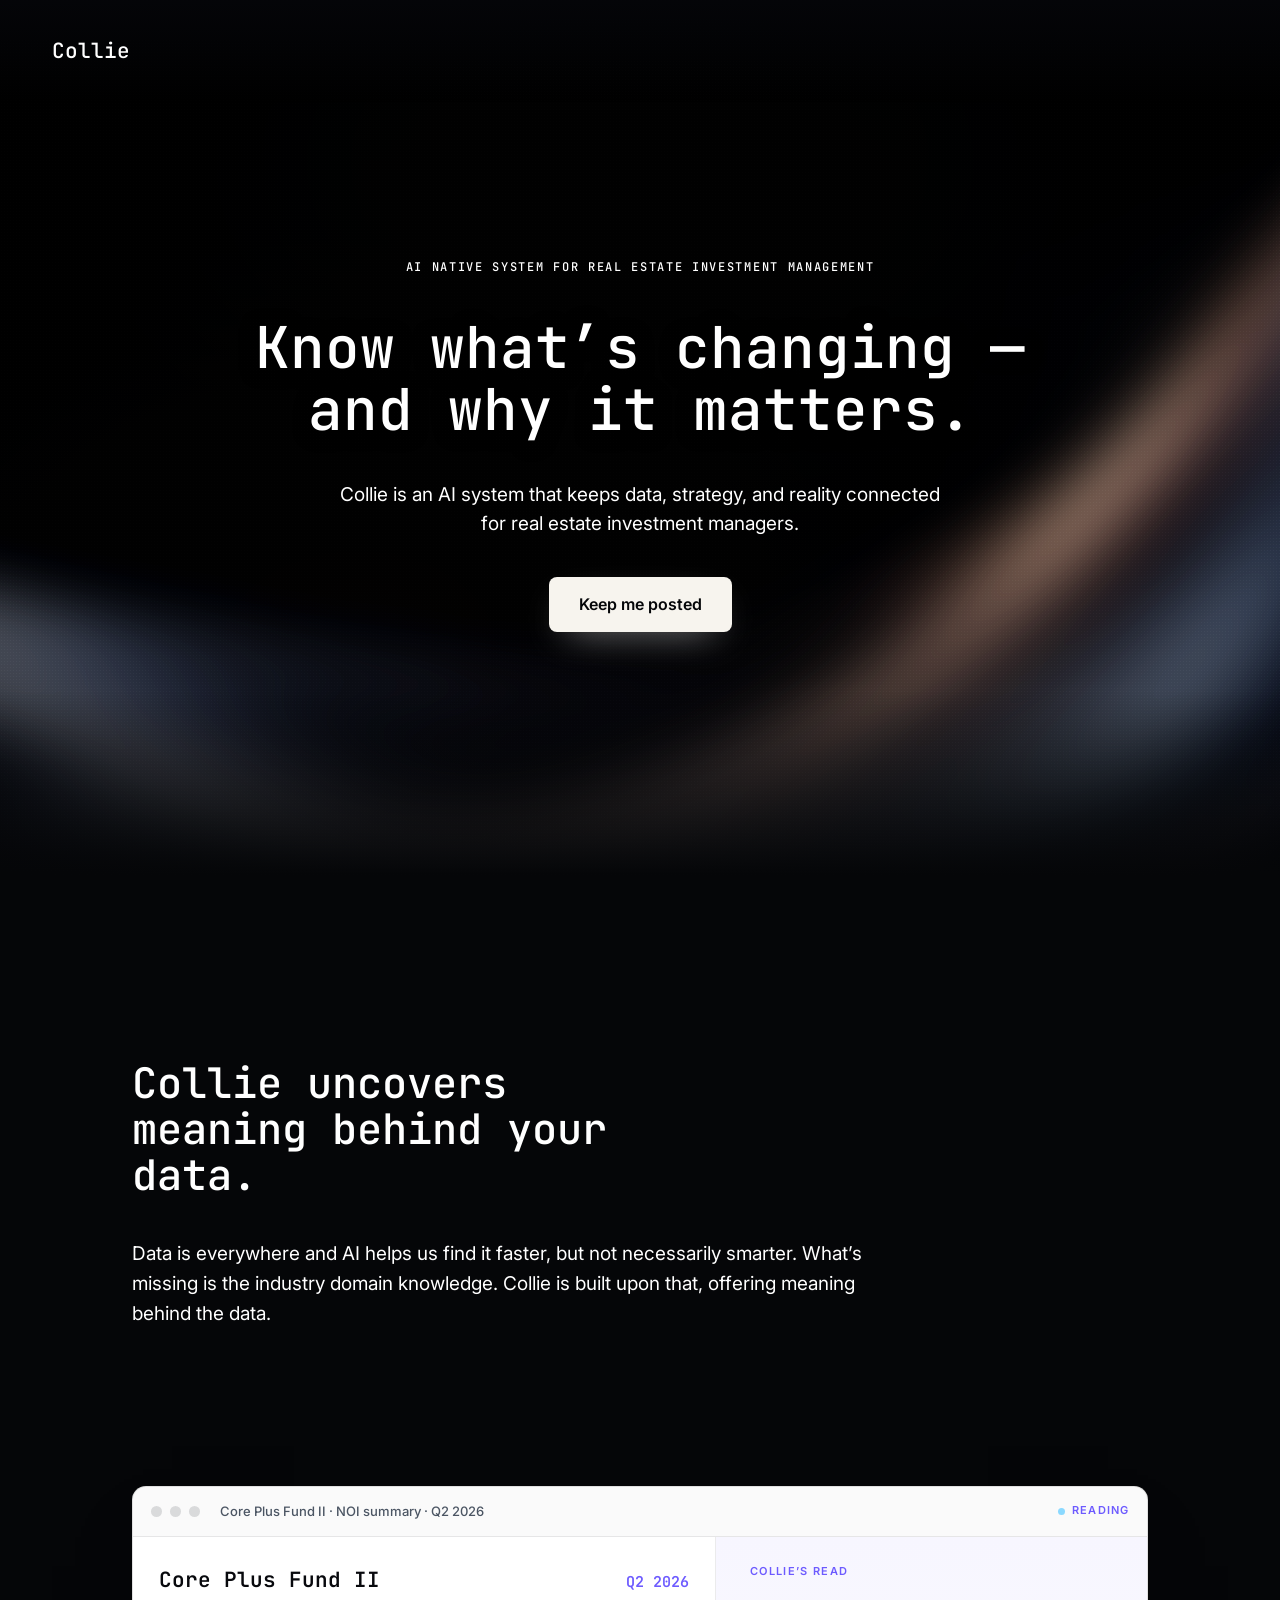
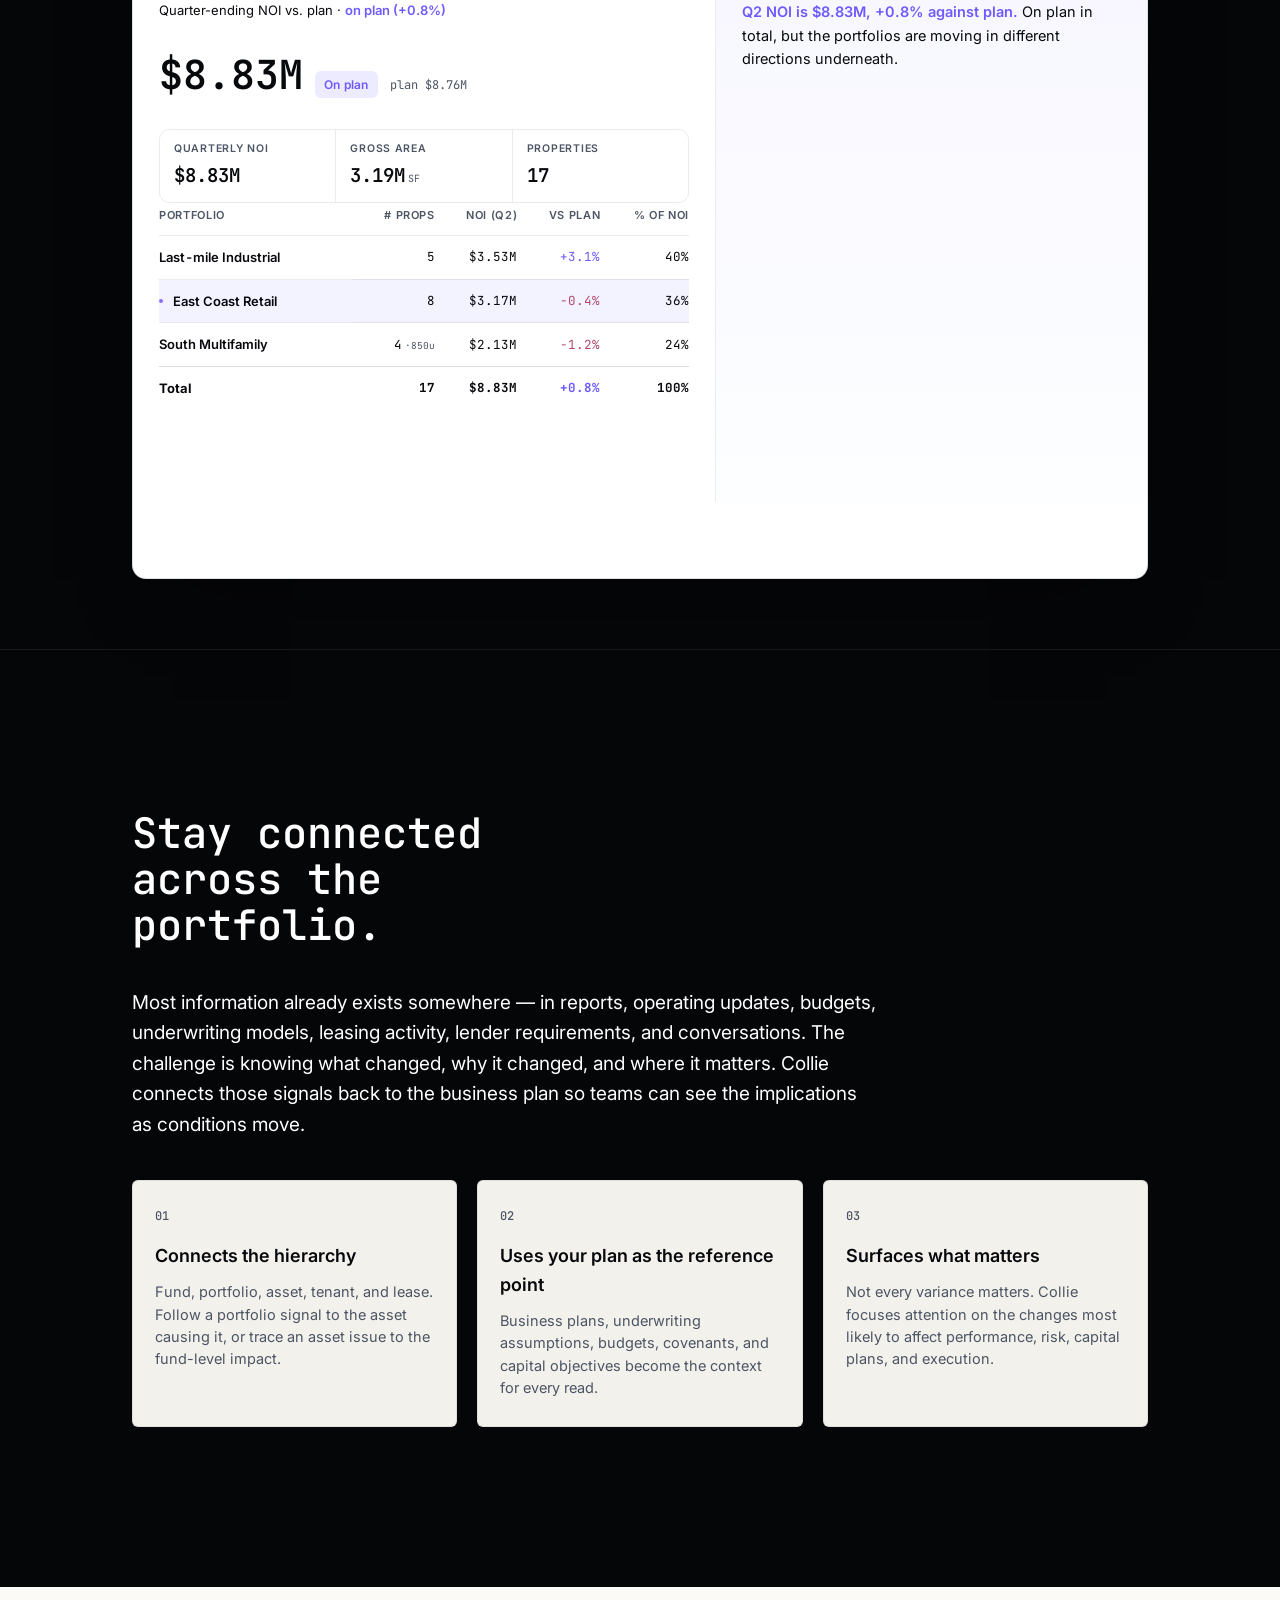
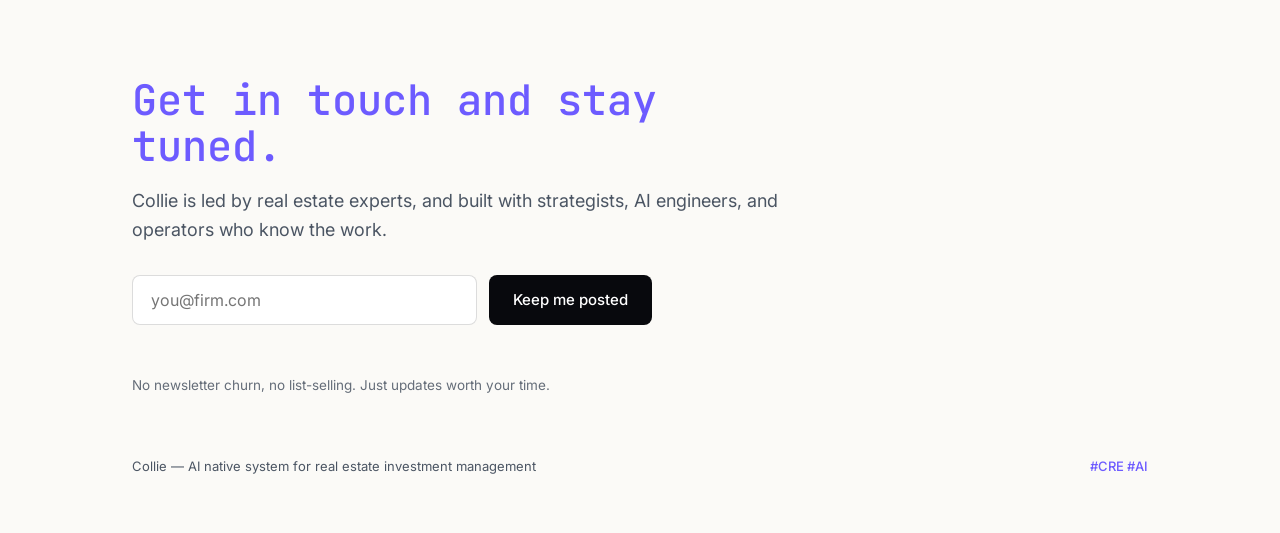
<file: collie_teaser.html>
<!DOCTYPE html>
<html lang="en">
<head>
<meta charset="UTF-8" />
<meta name="viewport" content="width=device-width, initial-scale=1.0" />
<title>Collie — a standing read of where your portfolio actually stands</title>
<link rel="preconnect" href="https://fonts.googleapis.com">
<link rel="preconnect" href="https://fonts.gstatic.com" crossorigin>
<link href="https://fonts.googleapis.com/css2?family=Inter:wght@400;500;600;700&family=JetBrains+Mono:wght@400;500&display=swap" rel="stylesheet">
<style>
  :root{
    /* page (dark) */
    --bg:#050608; --bg-deep:#020304; --fg:#FFFFFF; --fg-soft:#FFFFFF;
    --green:#FFFFFF; --green-soft:#FFFFFF; --accent:#A7D8FF; --accent-2:#B7A6FF; --accent-3:#D8C7FF;
    /* cards */
    --ink:#08090D; --ink-soft:#4B5563; --paper:#FFFFFF; --card:#FFFFFF;
    --field:#6D5BFF; --field-bright:#8BD9FF; --amber:#8A6CFF;
    --red:#B04A6C; --line:rgba(8,9,13,.14); --line-soft:rgba(8,9,13,.08);
    --display:"JetBrains Mono",ui-monospace,monospace; --body:"Inter",system-ui,sans-serif; --mono:"JetBrains Mono",monospace;
  }
  *{box-sizing:border-box;margin:0;padding:0}
  html{scroll-behavior:smooth;scroll-snap-type:y proximity}
  body{
    background:var(--bg);color:var(--fg);font-family:var(--body);font-size:18px;line-height:1.6;
    -webkit-font-smoothing:antialiased;overflow-x:hidden;
    background-image:radial-gradient(900px 580px at 50% -220px, rgba(205,235,255,.08), transparent 62%),
                     linear-gradient(180deg, #050608 0%, #0A0D10 42%, #101318 100%);
    background-attachment:fixed;
  }
  .wrap{max-width:1080px;margin:0 auto;padding:0 32px}
  #readline{position:fixed;left:0;top:0;height:2px;width:0%;background:linear-gradient(90deg,var(--accent),var(--accent-3));z-index:60;transition:width .1s linear}

  header{position:fixed;top:0;left:0;right:0;z-index:50;display:flex;align-items:center;justify-content:flex-start;padding:34px 52px;background:linear-gradient(to bottom,rgba(5,6,10,.82),rgba(5,6,10,0))}
  .brand{font-family:var(--mono);font-weight:500;font-size:21px;letter-spacing:0;color:var(--fg);display:flex;align-items:center;gap:0}
  .brand .dot{display:none}
  /* HERO */
  .hero{position:relative;min-height:100vh;display:flex;align-items:center;justify-content:center;
    padding:110px 0 120px;overflow:hidden;text-align:center;
    background:#020304;scroll-snap-align:start}
  .hero::before{content:"";position:absolute;inset:0;z-index:0;pointer-events:none;
    background:
      radial-gradient(860px 560px at 50% 18%, rgba(255,255,255,.05), transparent 68%),
      radial-gradient(820px 580px at 28% 72%, rgba(255,208,162,.07), transparent 72%),
      linear-gradient(180deg, #020304 0%, #050608 58%, #090C10 100%)}
  .hero::after{content:"";position:absolute;left:0;right:0;bottom:0;height:210px;z-index:3;pointer-events:none;
    background:linear-gradient(to bottom, transparent, #050608 88%)}
  .hero-visual{position:absolute;inset:0;z-index:0;pointer-events:none}
  .hero-surface{position:absolute;inset:-10% -8%;background:url("[data-uri]") center/cover no-repeat;
    opacity:.9;filter:blur(28px) saturate(1.08) contrast(1.08) brightness(1.04);transform:scale(1.08);animation:surfaceDrift 18s ease-in-out infinite alternate}
  .hero-surface::after{content:"";position:absolute;inset:0;background:
      radial-gradient(ellipse at 50% 38%, rgba(2,3,4,.0) 0%, rgba(2,3,4,.08) 46%, rgba(2,3,4,.58) 84%),
      linear-gradient(180deg, rgba(2,3,4,.42) 0%, rgba(2,3,4,.02) 38%, rgba(2,3,4,.72) 100%)}
  .hero-grain{position:absolute;inset:0;opacity:.15;background-image:radial-gradient(rgba(255,255,255,.55) .55px, transparent .7px);background-size:3px 3px;mix-blend-mode:soft-light}
  .hero-inner{position:relative;z-index:2;max-width:960px}
  .eyebrow{font-family:var(--mono);font-size:12px;font-weight:500;letter-spacing:.14em;text-transform:uppercase;color:#fff;margin-bottom:40px;line-height:1.5;
    display:block;padding:0;border:0;border-radius:0;background:none;text-shadow:0 0 22px rgba(255,255,255,.16)}
  h1{font-family:var(--mono);font-weight:500;font-size:clamp(44px,4.5vw,58px);line-height:1.08;letter-spacing:0;max-width:22ch;margin:0 auto;color:#fff;
    text-shadow:0 2px 18px rgba(0,0,0,.72)}
  h1 .w{color:#fff}
  .hero .sub{margin:40px auto 0;max-width:50ch;font-size:19px;color:#fff;line-height:1.55}
  .hero-cta{display:inline-block;margin-top:38px;font-family:var(--body);font-size:16px;font-weight:600;
    color:#050608;background:#F7F4EE;padding:15px 30px;border-radius:8px;text-decoration:none;
    box-shadow:0 14px 38px -18px rgba(255,255,255,.7);transition:transform .15s,box-shadow .2s,background .2s}
  .hero-cta:hover{transform:translateY(-2px);background:#fff;box-shadow:0 18px 46px -18px rgba(255,208,162,.74)}
  @keyframes surfaceDrift{to{transform:scale(1.13) translateY(-1.5%)}}

  /* MOCKUP centerpiece — cards stay LIGHT */
  .stage{padding:96px 0 70px}
  .frame{position:relative;background:var(--card);border:1px solid rgba(0,0,0,.12);border-radius:14px;box-shadow:0 40px 80px -40px rgba(0,0,0,.55);overflow:hidden;scroll-snap-align:center;scroll-margin:24px}
  .frame-bar{display:flex;align-items:center;gap:8px;padding:14px 18px;border-bottom:1px solid var(--line-soft);background:rgba(20,24,31,.02)}
  .frame-bar .d{width:11px;height:11px;border-radius:50%;background:rgba(20,24,31,.14)}
  .frame-bar .t{margin-left:12px;font-size:13px;color:var(--ink-soft);font-weight:500}
  .frame-bar .live{margin-left:auto;font-size:11px;font-weight:600;letter-spacing:.1em;text-transform:uppercase;color:var(--field);display:flex;align-items:center;gap:7px}
  .frame-bar .live::before{content:"";width:7px;height:7px;border-radius:50%;background:var(--field-bright);box-shadow:0 0 0 0 rgba(109,91,255,.45);animation:pulse 2.4s infinite}
  @keyframes pulse{0%{box-shadow:0 0 0 0 rgba(109,91,255,.38)}70%{box-shadow:0 0 0 8px rgba(109,91,255,0)}100%{box-shadow:0 0 0 0 rgba(109,91,255,0)}}

  .frame-body{display:grid;grid-template-columns:1.15fr .85fr;gap:0;min-height:565px}
  .panel-left{padding:26px 26px 30px;border-right:1px solid var(--line-soft)}
  .fund-head{display:flex;align-items:baseline;justify-content:space-between;margin-bottom:4px}
  .fund-name{font-family:var(--display);font-size:21px;font-weight:600;color:var(--ink)}
  .fund-period{font-size:15px;font-weight:600;color:var(--field);font-family:var(--mono)}
  .fund-status{font-size:13px;color:var(--ink);margin-bottom:22px}
  .fund-status b{color:var(--field);font-weight:600}

  .kpi{display:flex;align-items:baseline;gap:12px;margin-bottom:22px}
  .kpi .big{font-family:var(--display);font-size:40px;font-weight:600;letter-spacing:0;color:var(--ink)}
  .kpi .tag{font-size:12px;font-weight:600;padding:4px 9px;border-radius:6px;background:rgba(109,91,255,.12);color:var(--field);letter-spacing:.02em}
  .kpi .note{font-size:12px;color:var(--ink-soft);font-family:var(--mono)}

  table.sleeves{width:100%;border-collapse:collapse;font-size:13px}
  table.sleeves th{text-align:left;font-weight:600;color:var(--ink-soft);font-size:11px;letter-spacing:.06em;text-transform:uppercase;padding:0 0 10px;border-bottom:1px solid var(--line-soft)}
  table.sleeves td{padding:11px 0;border-bottom:1px solid var(--line-soft);font-variant-numeric:tabular-nums;color:var(--ink)}
  table.sleeves tr:last-child td{border-bottom:none}
  td.num{text-align:right;font-family:var(--mono);font-size:12.5px;color:var(--ink)}
  .up{color:var(--field)!important} .down{color:var(--red)!important}
  tr.flag td{background:rgba(109,91,255,.08)}
  tr.flag .sleeve-name{position:relative;padding-left:14px}
  tr.flag .sleeve-name::before{content:"";position:absolute;left:0;top:50%;transform:translateY(-50%);width:4px;height:4px;border-radius:50%;background:var(--amber)}
  .sleeve-name{font-weight:600;color:var(--ink)}

  /* totals strip */
  .totals{display:flex;gap:0;margin:18px 0 4px;border:1px solid var(--line-soft);border-radius:10px;overflow:hidden}
  .tot{flex:1;padding:11px 14px;border-right:1px solid var(--line-soft)}
  .tot:last-child{border-right:none}
  .tot-l{display:block;font-size:10.5px;font-weight:600;letter-spacing:.07em;text-transform:uppercase;color:var(--ink-soft);margin-bottom:3px}
  .tot-v{font-family:var(--display);font-size:19px;font-weight:600;letter-spacing:0;color:var(--ink)}
  .tot-sub{font-family:var(--mono);font-size:10px;color:var(--ink-soft);font-weight:400;margin-left:3px}

  /* table total row + subnote */
  table.sleeves tfoot td{padding-top:11px;border-top:1.5px solid var(--line);font-weight:700;color:var(--ink)}
  table.sleeves tfoot .sleeve-name{font-weight:700}
  .subnote{font-family:var(--mono);font-size:9.5px;color:var(--ink-soft);margin-left:3px}

  /* refi assessment grid */
  .refi-grid{margin-top:20px;border:1px solid var(--line-soft);border-radius:10px;overflow:hidden}
  .refi-row{display:grid;grid-template-columns:1.5fr 1fr 1fr;align-items:center;padding:11px 14px;border-bottom:1px solid var(--line-soft);font-size:13px}
  .refi-row:last-child{border-bottom:none}
  .refi-hd{background:rgba(20,24,31,.03);font-size:10.5px;font-weight:600;letter-spacing:.06em;text-transform:uppercase;color:var(--ink-soft)}
  .refi-row .rnum{text-align:right;font-family:var(--mono);font-size:12.5px;font-variant-numeric:tabular-nums;color:var(--ink)}
  .refi-row span:first-child{color:var(--ink-soft)}
  .refi-tot{background:rgba(109,91,255,.08);font-weight:600}
  .refi-tot span:first-child{color:var(--ink)}
  .refi-row .rnum.up{color:var(--field)}
  .refi-row .rnum.down{color:var(--red)}

  /* right panel = the read */
  .panel-right{position:relative;padding:26px 26px 30px;background:linear-gradient(180deg,rgba(109,91,255,.055),rgba(139,217,255,.018))}
  .read-label{font-size:11px;font-weight:600;letter-spacing:.12em;text-transform:uppercase;color:var(--field);margin-bottom:20px;display:flex;align-items:center;gap:8px}
  .read-block{font-size:14.5px;line-height:1.62;color:var(--ink);margin-bottom:22px}
  .read-block:last-child{margin-bottom:0}
  .read-block .hl{background:rgba(109,91,255,.16);padding:1px 3px;border-radius:3px}
  .read-block .strike{color:var(--ink-soft);text-decoration:line-through;text-decoration-color:rgba(58,67,80,.4)}
  .read-block b{color:var(--field);font-weight:600}
  .read-foot{margin-top:18px;padding-top:16px;border-top:1px solid var(--line-soft);font-size:12px;color:var(--ink-soft);font-style:italic}

  .caption{margin-top:26px;font-size:20px;line-height:1.5;color:var(--fg-soft);text-align:center;max-width:64ch;margin-left:auto;margin-right:auto}
  .caption b{color:var(--fg);font-weight:600}

  .read-up{margin-top:4px;padding:12px 14px;background:rgba(109,91,255,.08);border-radius:9px}
  .read-up b{color:var(--field)}

  /* prominent watch-next callout */
  .watch-next{margin-top:22px;padding:16px 18px;border-radius:10px;
    background:rgba(109,91,255,.08);border:1px solid rgba(109,91,255,.28)}
  .wn-label{display:block;font-family:var(--mono);font-size:12px;font-weight:600;letter-spacing:.02em;
    color:var(--field);margin-bottom:10px}
  .watch-next p{font-size:14px;line-height:1.6;color:var(--ink);margin:0}

  /* structured read: per-line reveal */
  .fund-stage{opacity:0;transform:translateY(10px);transition:opacity .6s ease,transform .6s ease}
  .fund-stage.in{opacity:1;transform:none}
  .read-flow .rl{opacity:0;transform:translateY(9px);transition:opacity .55s ease,transform .55s ease}
  .read-flow .rl.in{opacity:1;transform:none}
  .read-section{margin:6px 0}
  .rs-label{display:block;font-size:10.5px;font-weight:700;letter-spacing:.1em;text-transform:uppercase;color:var(--ink-soft);margin-bottom:12px}
  .read-line{font-size:13.5px;line-height:1.55;color:var(--ink);margin-bottom:12px;padding-left:16px;position:relative}
  .read-line b{color:var(--ink);font-weight:600}
  .read-line i{position:absolute;left:0;top:7px;width:7px;height:7px;border-radius:2px;display:inline-block}
  .dot-ind{background:var(--field)}.dot-ret{background:var(--amber)}.dot-mf{background:var(--field-bright)}
  .state{transition:opacity .5s ease,transform .5s ease}
  .state.is-hidden{display:none;opacity:0;transform:translateY(8px)}
  .state.is-active{display:block;opacity:1;transform:none}
  .input-grid{display:grid;grid-template-columns:repeat(2,1fr);gap:10px;margin:18px 0}
  .input-item{padding:11px 12px;border:1px solid var(--line-soft);border-radius:8px;background:rgba(8,9,13,.025)}
  .input-item .il{display:block;font-size:10px;font-weight:700;letter-spacing:.07em;text-transform:uppercase;color:var(--ink-soft);margin-bottom:4px}
  .input-item .iv{font-family:var(--mono);font-size:13px;font-weight:600;color:var(--ink)}
  .action-box{margin-top:16px;padding:14px 16px;border:1px solid rgba(109,91,255,.22);border-radius:10px;background:rgba(109,91,255,.07)}
  .action-box .rs-label{color:var(--field);margin-bottom:9px}
  .action-box .read-line{margin-bottom:6px}

  /* refi "working" state — implies depth without revealing output */
  .working{padding:30px 6px}
  .working-spinner{width:26px;height:26px;border-radius:50%;border:2.5px solid rgba(109,91,255,.2);border-top-color:var(--field);animation:spin .9s linear infinite;margin-bottom:20px}
  @keyframes spin{to{transform:rotate(360deg)}}
  .working-title{display:block;font-family:var(--mono);font-size:15px;font-weight:500;color:var(--ink);margin-bottom:18px}
  .working-steps{list-style:none;margin:0;padding:0}
  .working-steps li{position:relative;padding-left:24px;font-size:13.5px;line-height:1.5;color:var(--ink-soft);margin-bottom:16px;opacity:0;animation:stepIn .5s ease forwards}
  .working-steps li::before{content:"";position:absolute;left:0;top:5px;width:11px;height:11px;border-radius:50%;border:2px solid var(--field);opacity:.5}
  .working-steps li:nth-child(1){animation-delay:.15s}
  .working-steps li:nth-child(2){animation-delay:.5s}
  .working-steps li:nth-child(3){animation-delay:.85s}
  .working-steps li:nth-child(4){animation-delay:1.2s}
  @keyframes stepIn{to{opacity:1}}

  /* follow-up prompt box — large, input-like, obvious */
  .promptbox{display:flex;align-items:center;gap:13px;padding:22px 26px;
    border-top:1px solid var(--line);background:linear-gradient(180deg,rgba(109,91,255,.06),rgba(139,217,255,.025));min-height:76px;
    opacity:0;transform:translateY(9px);transition:opacity .55s ease,transform .55s ease}
  .promptbox.in{opacity:1;transform:none}
  .prompt-ico{flex:none;width:30px;height:30px;border-radius:8px;background:var(--field);display:flex;align-items:center;justify-content:center}
  .prompt-ico .brand .dot{display:inline-block;width:11px;height:11px;border-radius:50%;background:#fff;position:relative}
  .prompt-ico .brand .dot::after{display:none}
  .prompt-text{font-size:18px;color:var(--ink);font-family:var(--body);font-weight:500}
  .prompt-caret{width:2px;height:21px;background:var(--field);display:inline-block;animation:blink 1s step-end infinite;margin-left:-5px}
  @keyframes blink{50%{opacity:0}}

  @media (prefers-reduced-motion:reduce){
    .read-flow .rl{opacity:1!important;transform:none!important}
    .prompt-caret{display:none!important}
  }

  /* --- fund card reveal: only the live indicator + staged content --- */
  .frame[data-reveal] .frame-bar .live{opacity:.45}
  .frame[data-reveal].analyzing .frame-bar .live{opacity:1}
  /* WHAT IT IS — short line section */
  section.block{padding:160px 0 90px;border-top:1px solid rgba(255,255,255,.08)}
  .sec-eyebrow{font-family:var(--body);font-size:13px;font-weight:700;letter-spacing:.1em;text-transform:uppercase;color:var(--fg);margin-bottom:22px}
  h2{font-family:var(--mono);font-weight:500;font-size:42px;line-height:1.1;letter-spacing:0;max-width:20ch;color:var(--green)}
  h2 em{font-style:normal;color:var(--green)}
  .block p.body{margin-top:24px;max-width:62ch;font-size:19px;color:var(--fg);line-height:1.6}
  .block p.body.intro-sub{margin-top:40px}

  /* three beats — light cards on dark */
  .beats{display:grid;grid-template-columns:repeat(3,1fr);gap:20px;margin-top:40px}
  .beat{padding:26px 22px;background:#F3F1EC;border:1px solid rgba(0,0,0,.08);border-radius:6px}
  .beat .bnum{font-family:var(--mono);font-size:12px;color:var(--ink-soft);font-weight:500;margin-bottom:16px}
  .beat h3{font-family:var(--body);font-weight:600;font-size:18px;margin-bottom:10px;letter-spacing:0;color:var(--ink)}
  .beat p{font-size:14.5px;color:var(--ink-soft);line-height:1.55}

  /* not-a-dashboard line */
  .stmt{padding:96px 0;border-top:1px solid rgba(255,255,255,.08)}
  .stmt p{font-family:var(--mono);font-weight:500;font-size:38px;line-height:1.18;letter-spacing:0;max-width:24ch;color:var(--green)}
  .stmt p em{font-style:normal;color:var(--green)}
  .stmt .who{margin-top:34px;font-size:16px;color:var(--fg);font-family:var(--body)}
  .stmt .who b{color:var(--fg);font-weight:600}

  /* SIGNUP — light footer band, per reference */
  .signup{padding:90px 0 40px;background:#FBFAF7;color:var(--ink)}
  .signup .sec-eyebrow{color:var(--ink-soft)}
  .signup h2{max-width:24ch;color:var(--field)}
  .signup p.body{margin-top:18px;max-width:60ch;font-size:18px;color:var(--ink-soft)}
  .form-row{margin-top:30px;display:flex;gap:12px;flex-wrap:wrap;max-width:520px}
  .form-row input{flex:1;min-width:230px;font-family:var(--body);font-size:16px;padding:14px 18px;border:1px solid var(--line);border-radius:8px;background:#fff;color:var(--ink)}
  .form-row input:focus{outline:2px solid var(--accent);outline-offset:1px;border-color:transparent}
  .btn{font-weight:500;font-size:15px;text-decoration:none;border-radius:8px;padding:14px 24px;display:inline-block;border:none;cursor:pointer;background:var(--ink);color:#fff;transition:opacity .2s,transform .15s;font-family:var(--body)}
  .btn:hover{opacity:.88;transform:translateY(-1px)}
  .form-note{margin-top:16px;font-size:13.5px;color:var(--ink-soft);opacity:.85}
  .msg{margin-top:16px;font-size:15px;color:var(--field);font-weight:500;min-height:1.2em}

  footer{background:#FBFAF7;padding:20px 0 56px;font-size:13px;color:var(--ink-soft)}
  footer .wrap{display:flex;justify-content:space-between;flex-wrap:wrap;gap:14px}
  .tags{font-weight:500;color:var(--field)}

  .reveal{opacity:0;transform:translateY(20px);transition:opacity .7s ease,transform .7s ease}
  .reveal.in{opacity:1;transform:none}

  @media (max-width:780px){
    body{font-size:17px}
    .wrap{padding:0 20px}
    header{padding:24px 24px}
    .hero{min-height:100vh;padding:104px 0 96px}
    .hero-surface{inset:-8% -22%;opacity:.86;filter:blur(28px) saturate(1.08) contrast(1.08) brightness(1.04)}
    .eyebrow{font-size:11px;letter-spacing:.12em;margin-bottom:24px}
    h1{font-size:42px;max-width:12ch}
    h2{font-size:32px}
    .stmt p{font-size:30px}
    .hero .sub{font-size:18px}
    .frame-body{grid-template-columns:1fr}
    .panel-left{border-right:none;border-bottom:1px solid var(--line-soft)}
    .beats{grid-template-columns:1fr}
  }
  @media (prefers-reduced-motion:reduce){
    *{transition:none!important;scroll-behavior:auto!important;animation:none!important}
    .reveal{opacity:1;transform:none}
    .hero-surface{animation:none!important}
  }
</style>
</head>
<body>
<div id="readline"></div>

<header>
  <div class="brand"><span class="dot"></span>Collie</div>
</header>

<main>
  <!-- HERO: editorial signal surface -->
  <section class="hero">
    <div class="hero-visual" aria-hidden="true">
      <div class="hero-surface"></div>
      <div class="hero-grain"></div>
    </div>
    <div class="wrap hero-inner">
      <div class="eyebrow">AI native system for real estate investment management</div>
      <h1>Know what&rsquo;s changing &mdash;<br>and <span class="w">why it matters.</span></h1>
      <p class="sub">Collie is an AI system that keeps data, strategy, and reality connected for real estate investment managers.</p>
      <a href="#signup" class="hero-cta">Keep me posted</a>
    </div>
  </section>

  <!-- INTRO before cards -->
  <section class="block" style="border-top:none;padding-bottom:60px">
    <div class="wrap reveal">
      <h2>Collie uncovers meaning behind your data.</h2>
      <p class="body intro-sub">Data is everywhere and AI helps us find it faster, but not necessarily smarter. What&rsquo;s missing is the industry domain knowledge. Collie is built upon that, offering meaning behind the data.</p>
    </div>
  </section>

  <!-- CENTERPIECE: one continuous Collie workspace -->
  <section class="stage">
    <div class="wrap reveal">
      <div class="frame" data-reveal id="fundFrame">
        <div class="frame-bar">
          <span class="d"></span><span class="d"></span><span class="d"></span>
          <span class="t" id="frameTitle">Core Plus Fund II · NOI summary · Q2 2026</span>
          <span class="live" id="frameLive">Reading</span>
        </div>
        <div class="frame-body">
          <div class="panel-left fund-stage" id="fundLeft">
            <div class="portfolio-state state is-active">
              <div class="fund-head">
                <span class="fund-name">Core Plus Fund II</span>
                <span class="fund-period">Q2 2026</span>
              </div>
              <div class="fund-status">Quarter-ending NOI vs. plan · <b>on plan (+0.8%)</b></div>
              <div class="kpi">
                <span class="big">$8.83M</span>
                <span class="tag">On plan</span>
                <span class="note">plan $8.76M</span>
              </div>
              <div class="totals">
                <div class="tot"><span class="tot-l">Quarterly NOI</span><span class="tot-v">$8.83M</span></div>
                <div class="tot"><span class="tot-l">Gross area</span><span class="tot-v">3.19M<span class="tot-sub">SF</span></span></div>
                <div class="tot"><span class="tot-l">Properties</span><span class="tot-v">17</span></div>
              </div>
              <table class="sleeves">
                <thead><tr><th>Portfolio</th><th style="text-align:right"># Props</th><th style="text-align:right">NOI (Q2)</th><th style="text-align:right">vs plan</th><th style="text-align:right">% of NOI</th></tr></thead>
                <tbody>
                  <tr><td class="sleeve-name">Last-mile Industrial</td><td class="num">5</td><td class="num">$3.53M</td><td class="num up">+3.1%</td><td class="num">40%</td></tr>
                  <tr class="flag"><td class="sleeve-name">East Coast Retail</td><td class="num">8</td><td class="num">$3.17M</td><td class="num down">&minus;0.4%</td><td class="num">36%</td></tr>
                  <tr><td class="sleeve-name">South Multifamily</td><td class="num">4<span class="subnote">·850u</span></td><td class="num">$2.13M</td><td class="num down">&minus;1.2%</td><td class="num">24%</td></tr>
                </tbody>
                <tfoot>
                  <tr><td class="sleeve-name">Total</td><td class="num">17</td><td class="num">$8.83M</td><td class="num up">+0.8%</td><td class="num">100%</td></tr>
                </tfoot>
              </table>
            </div>

            <div class="refi-state state is-hidden">
              <div class="working">
                <div class="working-spinner" aria-hidden="true"></div>
                <span class="working-title">Pulling it together&hellip;</span>
                <ul class="working-steps">
                  <li>Reading the rent roll and lease schedule</li>
                  <li>Mapping anchor expiries against the 2027 maturity</li>
                  <li>Running revenue projections against WALT exposure</li>
                  <li>Sizing refinance capacity under rollover</li>
                </ul>
              </div>
            </div>
          </div>

          <div class="panel-right">
            <div class="read-label"><span class="brand"><span class="dot"></span></span>Collie&rsquo;s read</div>
            <div class="read-flow" id="readFlow">
              <div class="initial-read-state state is-active">
                <p class="read-block rl" data-rl="0"><b>Q2 NOI is $8.83M, +0.8% against plan.</b> On plan in total, but the portfolios are moving in different directions underneath.</p>
                <div class="read-section rl" data-rl="1">
                  <span class="rs-label">By portfolio</span>
                  <p class="read-line"><i class="dot-ind"></i>Industrial ahead &mdash; two renewals above underwriting.</p>
                  <p class="read-line"><i class="dot-mf"></i>Multifamily behind &mdash; concessions to hold occupancy.</p>
                  <p class="read-line"><i class="dot-ret"></i>Retail roughly flat on NOI &mdash; but it carries the issue worth watching.</p>
                </div>
                <div class="watch-next rl" data-rl="2">
                  <span class="wn-label">Watch next &middot; East Coast Retail refinance</span>
                  <p>Two centers have anchor leases expiring within 14 months. Income is in place now, but WALT compresses if those anchors roll &mdash; worth assessing before the 2027 refinance.</p>
                </div>
              </div>

              <div class="refi-read-state state is-hidden">
                <p class="read-block">Working the refinance question now &mdash; reading revenue projections against the WALT exposure and sizing capacity under an anchor rollover.</p>
                <p class="read-block read-up">A full read-out lands in the workspace: cushion, sensitivity, and the highest-impact action before the refinance.</p>
              </div>
            </div>
          </div>
        </div>
        <div class="promptbox rl" data-rl="4">
          <span class="prompt-ico"><span class="brand"><span class="dot"></span></span></span>
          <span class="prompt-text" id="promptText"></span>
          <span class="prompt-caret" id="promptCaret"></span>
        </div>
      </div>
    </div>
  </section>

  <!-- STAY CONNECTED + three cards -->
  <section class="block" style="padding-bottom:160px">
    <div class="wrap reveal">
      <h2>Stay connected across the portfolio.</h2>
      <p class="body intro-sub">Most information already exists somewhere &mdash; in reports, operating updates, budgets, underwriting models, leasing activity, lender requirements, and conversations. The challenge is knowing what changed, why it changed, and where it matters. Collie connects those signals back to the business plan so teams can see the implications as conditions move.</p>
      <div class="beats">
        <div class="beat">
          <div class="bnum">01</div>
          <h3>Connects the hierarchy</h3>
          <p>Fund, portfolio, asset, tenant, and lease. Follow a portfolio signal to the asset causing it, or trace an asset issue to the fund-level impact.</p>
        </div>
        <div class="beat">
          <div class="bnum">02</div>
          <h3>Uses your plan as the reference point</h3>
          <p>Business plans, underwriting assumptions, budgets, covenants, and capital objectives become the context for every read.</p>
        </div>
        <div class="beat">
          <div class="bnum">03</div>
          <h3>Surfaces what matters</h3>
          <p>Not every variance matters. Collie focuses attention on the changes most likely to affect performance, risk, capital plans, and execution.</p>
        </div>
      </div>
    </div>
  </section>

  <!-- SIGNUP -->
  <section class="signup" id="signup">
    <div class="wrap reveal">
      <h2>Get in touch and stay tuned.</h2>
      <p class="body">Collie is led by real estate experts, and built with strategists, AI engineers, and operators who know the work.</p>
      <div class="form-row">
        <input type="email" id="email" placeholder="you@firm.com" aria-label="Your email" />
        <button class="btn" id="submitBtn">Keep me posted</button>
      </div>
      <div class="msg" id="msg" role="status"></div>
      <p class="form-note">No newsletter churn, no list-selling. Just updates worth your time.</p>
    </div>
  </section>
</main>

<footer>
  <div class="wrap">
    <div>Collie &mdash; AI native system for real estate investment management</div>
    <div class="tags">#CRE #AI</div>
  </div>
</footer>

<script>
  const readline=document.getElementById('readline');
  function onScroll(){const h=document.documentElement;const max=h.scrollHeight-h.clientHeight;readline.style.width=(max>0?(h.scrollTop/max)*100:0)+'%';}
  document.addEventListener('scroll',onScroll,{passive:true});onScroll();
  const io=new IntersectionObserver((es)=>{es.forEach(e=>{if(e.isIntersecting){e.target.classList.add('in');io.unobserve(e.target);}});},{threshold:.15});
  document.querySelectorAll('.reveal').forEach(el=>io.observe(el));

  // fund card reveal: left panel first, then Collie's read writes in line by line, then a follow-up prompt types
  const fund=document.getElementById('fundFrame');
  const reduce=window.matchMedia('(prefers-reduced-motion:reduce)').matches;
  const fundLeft=document.getElementById('fundLeft');
  const readLines=Array.from(document.querySelectorAll('#readFlow .rl'));
  const promptBox=document.querySelector('.promptbox');
  const promptText=document.getElementById('promptText');
  const promptCaret=document.getElementById('promptCaret');
  const frameTitle=document.getElementById('frameTitle');
  const frameLive=document.getElementById('frameLive');
  const portfolioState=document.querySelector('.portfolio-state');
  const refiState=document.querySelector('.refi-state');
  const initialReadState=document.querySelector('.initial-read-state');
  const refiReadState=document.querySelector('.refi-read-state');
  const PROMPT_Q="Can you pull together what we\u2019d need to assess the refi?";

  function switchToRefi(){
    if(frameTitle)frameTitle.textContent='East Coast Retail \u00b7 refinance assessment';
    if(frameLive)frameLive.textContent='Working';
    if(portfolioState){portfolioState.classList.remove('is-active');portfolioState.classList.add('is-hidden');}
    if(initialReadState){initialReadState.classList.remove('is-active');initialReadState.classList.add('is-hidden');}
    if(refiState){refiState.classList.remove('is-hidden');refiState.classList.add('is-active');}
    if(refiReadState){refiReadState.classList.remove('is-hidden');refiReadState.classList.add('is-active');}
  }

  function typePrompt(){
    if(!promptText)return;
    let i=0;
    const tick=()=>{
      promptText.textContent=PROMPT_Q.slice(0,i);
      i++;
      if(i<=PROMPT_Q.length)setTimeout(tick,32);
      else {
        if(promptCaret)promptCaret.style.animationPlayState='running';
        setTimeout(switchToRefi,420);
      }
    };
    tick();
  }

  if(fund && !reduce){
    let played=false;
    const lineEls=readLines.filter(el=>el.getAttribute('data-rl')!=='4');
    // fallback: jump straight to final state (no animation) if triggered late
    const showAll=()=>{
      fundLeft.classList.add('in');fund.classList.add('analyzing');
      lineEls.forEach(el=>el.classList.add('in'));
      if(promptBox)promptBox.classList.add('in');
      if(promptText)promptText.textContent=PROMPT_Q;
      if(promptCaret)promptCaret.style.animationPlayState='running';
      switchToRefi();
    };
    const seq=()=>{
      if(played)return;played=true;
      fundLeft.classList.add('in');
      fund.classList.add('analyzing');
      lineEls.forEach((el,idx)=>setTimeout(()=>el.classList.add('in'),700+idx*850));
      const afterRead=700+lineEls.length*850;
      setTimeout(()=>{if(promptBox)promptBox.classList.add('in');},afterRead+500);
      setTimeout(typePrompt,afterRead+900);
    };
    // fire only when the card reaches the center band of the viewport
    const fo=new IntersectionObserver((es)=>{es.forEach(e=>{if(e.isIntersecting){seq();fo.unobserve(e.target);}});},{rootMargin:"-38% 0px -38% 0px",threshold:0});
    fo.observe(fund);
    // safety: only snap to final if the card has fully scrolled OFF the top (user blew past it)
    window.addEventListener('scroll',()=>{
      const r=fund.getBoundingClientRect();
      if(r.bottom < 0){ if(!played){played=true;showAll();} }
    },{passive:true});
  } else {
    // reduced motion: show everything, set prompt text statically
    if(fundLeft)fundLeft.classList.add('in');
    readLines.forEach(el=>el.classList.add('in'));
    if(promptText)promptText.textContent=PROMPT_Q;
    switchToRefi();
  }
  const btn=document.getElementById('submitBtn'),email=document.getElementById('email'),msg=document.getElementById('msg');
  btn.addEventListener('click',()=>{const v=(email.value||'').trim();const ok=/^[^@\s]+@[^@\s]+\.[^@\s]+$/.test(v);
    if(!ok){msg.style.color='#A8503F';msg.textContent='Enter a valid email and we\u2019ll keep you posted.';return;}
    msg.style.color='var(--field)';msg.textContent='Thanks \u2014 you\u2019re on the list.';email.value='';});
</script>
</body>
</html>
</file>
